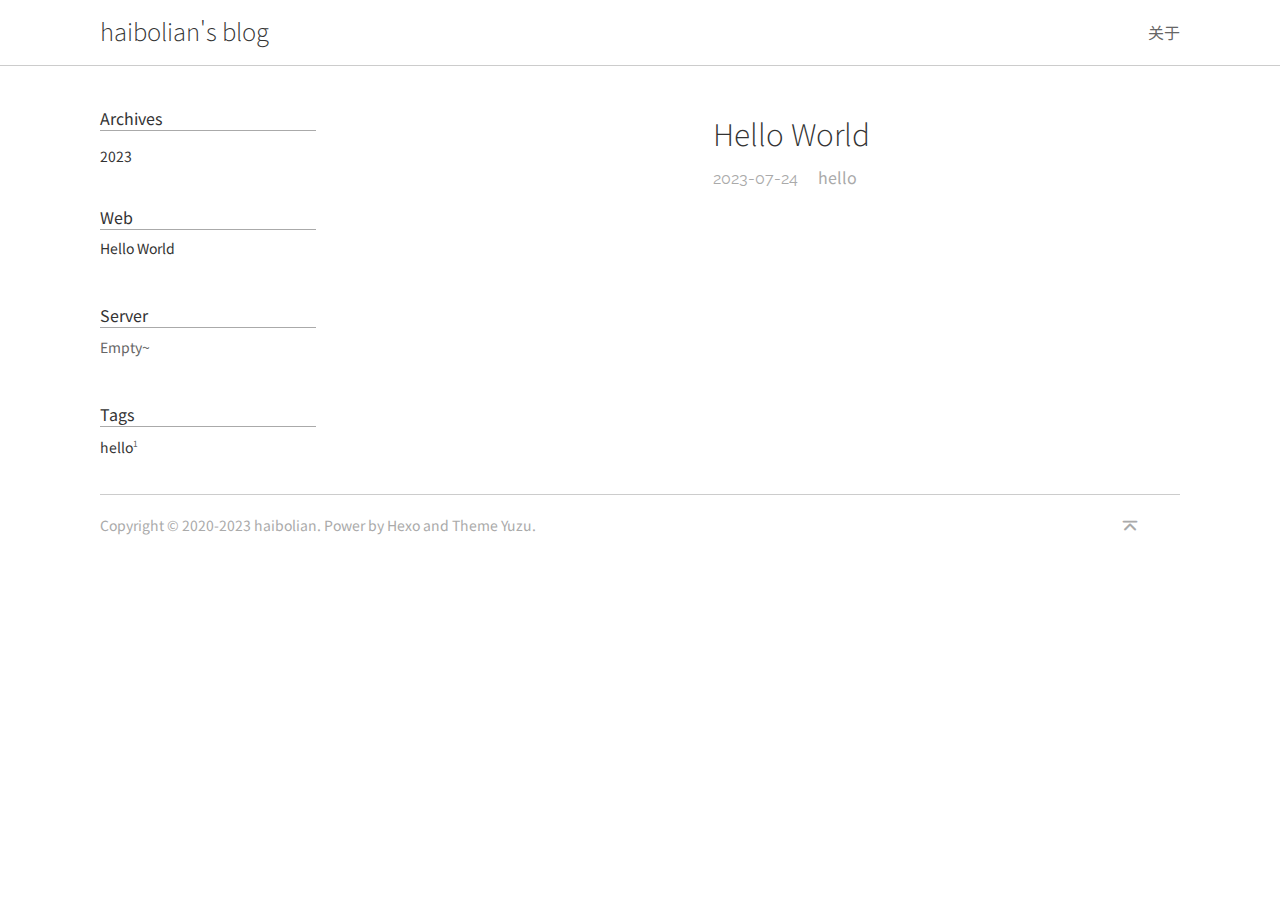
<file: index.html>
<!DOCTYPE html><html lang="zh-CN"><head><meta charset="utf-8"/><meta http-equiv="X-UA-Compatible" content="IE=edge"/><meta name="viewport" content="width=device-width, initial-scale=1"/><meta name="description" content="&lt;%= config.description %)"/><meta name="keyword"/><title>haibolian's blog
-

</title><link rel="icon" href="/img/favicon.ico"/>
<link rel="stylesheet" href="/css/style.css">

<link rel="stylesheet" href="/css/helpers.css">
<script async="async" src="//busuanzi.ibruce.info/busuanzi/2.3/busuanzi.pure.mini.js"></script><meta name="generator" content="Hexo 6.3.0"></head><body><div class="loading-wrapper" data-loading="true"><div class="loading"><span></span><span></span><span></span></div></div><div class="page" data-filter="true"><div class="head" data-show="true"><header class="head-header"><div class="head-author"><a class="head-author-link" href="/">haibolian's blog</a></div><div class="head-right"><button class="bar-wrap" id="bar-wrap-toggle"><span class="bar"></span><span class="bar"></span><span class="bar"></span></button><div class="head-about" id="head-about"><a class="head-about-link" href="/about">关于</a></div></div></header>
<div class="menu-bar-head" id="menu-bar" data-show="false"><ul class="menu-bar-ul"><li class="menu-bar-item"><a href="/categories/Web/"><span>Web</span></a></li><li class="menu-bar-item"><a href="/categories/Server/"><span>Server</span></a></li><li class="menu-bar-item  border"><a href="/archives"><span>Archives</span></a></li><li class="menu-bar-item"><a href="/tags"><span>Tags</span></a></li><li class="menu-bar-item"><a href="/about"><span>关于</span></a></li></ul></div></div><div class="main"><div class="menu-nav"><div class="menu-nav-item"><div class="menu-nav-item-tit"><a href="/archives"><span>Archives</span></a></div><div class="menu-nav-item-cont archives"><ul class="archive-list"><li class="archive-list-item"><a class="archive-list-link" href="/archives/2023/">2023</a></li></ul></div></div><div class="menu-nav-item"><div class="menu-nav-item-tit"><a href="/categories/Web/"><span>Web</span></a></div><div class="menu-nav-item-cont posts"><p class="menu-nav-item"><a href="/2023/07/24/hello-world/"><span>Hello World</span></a></p></div></div><div class="menu-nav-item"><div class="menu-nav-item-tit"><a href="/categories/Server/"><span>Server</span></a></div><div class="menu-nav-item-cont posts"><p class="menu-nav-item empty">Empty~</p></div></div><div class="menu-nav-item"><div class="menu-nav-item-tit"><a href="/tags"><span>Tags</span></a></div><div class="menu-nav-item-cont tags"><ul class="tag-list" itemprop="keywords"><li class="tag-list-item"><a class="tag-list-link" href="/tags/hello/" rel="tag">hello</a><span class="tag-list-count">1</span></li></ul></div></div></div><div class="content" id="index-content"><article class="post-item"><header class="post-item-head"><h2 class="post-item-title"><a class="title" href="/2023/07/24/hello-world/">Hello World</a></h2></header><div class="post-item-datetag"><div class="post-item-date"><time class="post-time" itemprop="datePublished" title="2023-07-24 21:54:25" datetime="2023-07-24T13:54:25.949Z">2023-07-24</time></div><div class="post-item-tag"><ul class="article-tag-list" itemprop="keywords"><li class="article-tag-list-item"><a class="article-tag-list-link" href="/tags/hello/" rel="tag">hello</a></li></ul></div></div><div class="article-entry" itemprop="articleBody"></div></article><div class="pagination"></div></div></div><footer class="footer-nav"><div class="footer"><div class="back-top" id="back-top" title="Back to top"><i class="icon icon-chevron-bar-up"></i></div><span class="footer-msg">
Copyright &copy;
2020<span class="time-divide">-</span>2023
haibolian.

Power by
<a href="https://hexo.io/" target="_blank" rel="external nofollow">Hexo</a>
and
<a href="https://github.com/Cerallin/hexo-theme-yuzu" target="_blank" rel="external nofollow" title="v3.0">Theme Yuzu</a>.</span></div></footer>
<script src="/js/clipboard/clipboard.min.js"></script>


<script src="/js/theme.js"></script>


<script src="/js/index.js"></script>

<script src="/js/toc.js"></script>
</div></body></html>
</file>
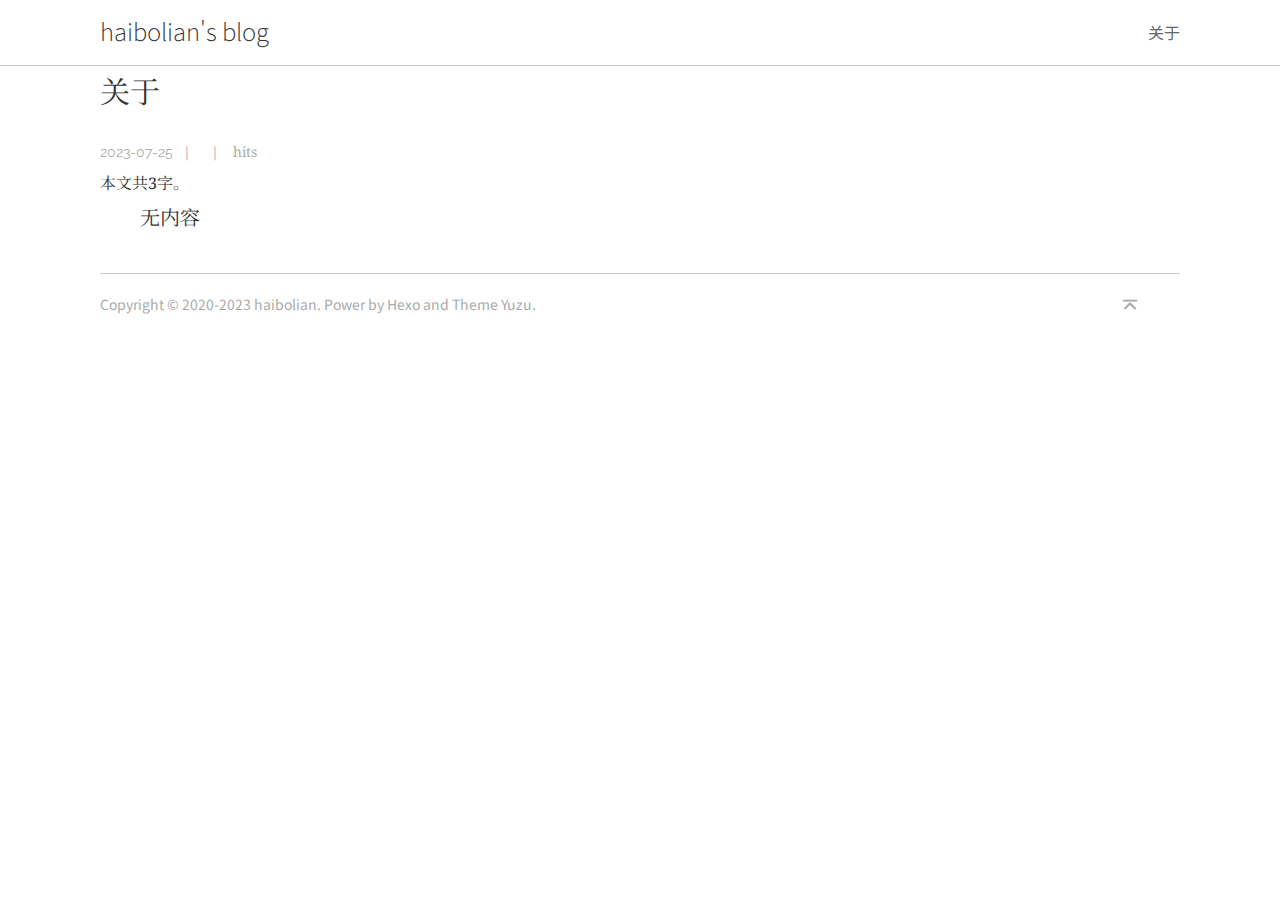
<file: about/index.html>
<!DOCTYPE html><html lang="zh-CN"><head><meta charset="utf-8"/><meta http-equiv="X-UA-Compatible" content="IE=edge"/><meta name="viewport" content="width=device-width, initial-scale=1"/><meta name="description" content="&lt;%= config.description %)"/><meta name="keyword"/><title>haibolian's blog
-

</title><link rel="icon" href="/img/favicon.ico"/>
<link rel="stylesheet" href="/css/style.css">

<link rel="stylesheet" href="/css/helpers.css">
<script async="async" src="//busuanzi.ibruce.info/busuanzi/2.3/busuanzi.pure.mini.js"></script><meta name="generator" content="Hexo 6.3.0"></head><body><div class="loading-wrapper" data-loading="true"><div class="loading"><span></span><span></span><span></span></div></div><div class="page" data-filter="true"><div class="head" data-show="true"><header class="head-header"><div class="head-author"><a class="head-author-link" href="/">haibolian's blog</a></div><div class="head-right"><button class="bar-wrap" id="bar-wrap-toggle"><span class="bar"></span><span class="bar"></span><span class="bar"></span></button><div class="head-about" id="head-about"><a class="head-about-link" href="/about">关于</a></div></div></header>
<div class="menu-bar-head" id="menu-bar" data-show="false"><ul class="menu-bar-ul"><li class="menu-bar-item"><a href="/categories/Web/"><span>Web</span></a></li><li class="menu-bar-item"><a href="/categories/Server/"><span>Server</span></a></li><li class="menu-bar-item  border"><a href="/archives"><span>Archives</span></a></li><li class="menu-bar-item"><a href="/tags"><span>Tags</span></a></li><li class="menu-bar-item"><a href="/about"><span>关于</span></a></li></ul></div></div><div class="main"><article class="post" id="post"><header class="post-head"><h1 class="post-title"><a class="title" href="/about/index.html">关于</a></h1></header><div class="post-datetag"><div class="post-date"><time class="post-time" itemprop="datePublished" title="2023-07-25 10:28:20" datetime="2023-07-25T02:28:20.000Z">2023-07-25</time></div>|<div class="post-tag"></div>|
<div class="post-visit"><span id="busuanzi_container_page_pv"><span id="busuanzi_value_page_pv"></span>hits</span></div></div><div class="post-word-count">本文共3字。</div><div class="article-entry" itemprop="articleBody"><p>无内容</p>
</div></article></div><footer class="footer-nav"><div class="footer"><div class="back-top" id="back-top" title="Back to top"><i class="icon icon-chevron-bar-up"></i></div><span class="footer-msg">
Copyright &copy;
2020<span class="time-divide">-</span>2023
haibolian.

Power by
<a href="https://hexo.io/" target="_blank" rel="external nofollow">Hexo</a>
and
<a href="https://github.com/Cerallin/hexo-theme-yuzu" target="_blank" rel="external nofollow" title="v3.0">Theme Yuzu</a>.</span></div></footer>
<script src="/js/clipboard/clipboard.min.js"></script>


<script src="/js/theme.js"></script>


<script src="/js/index.js"></script>

<script src="/js/toc.js"></script>
</div></body></html>
</file>
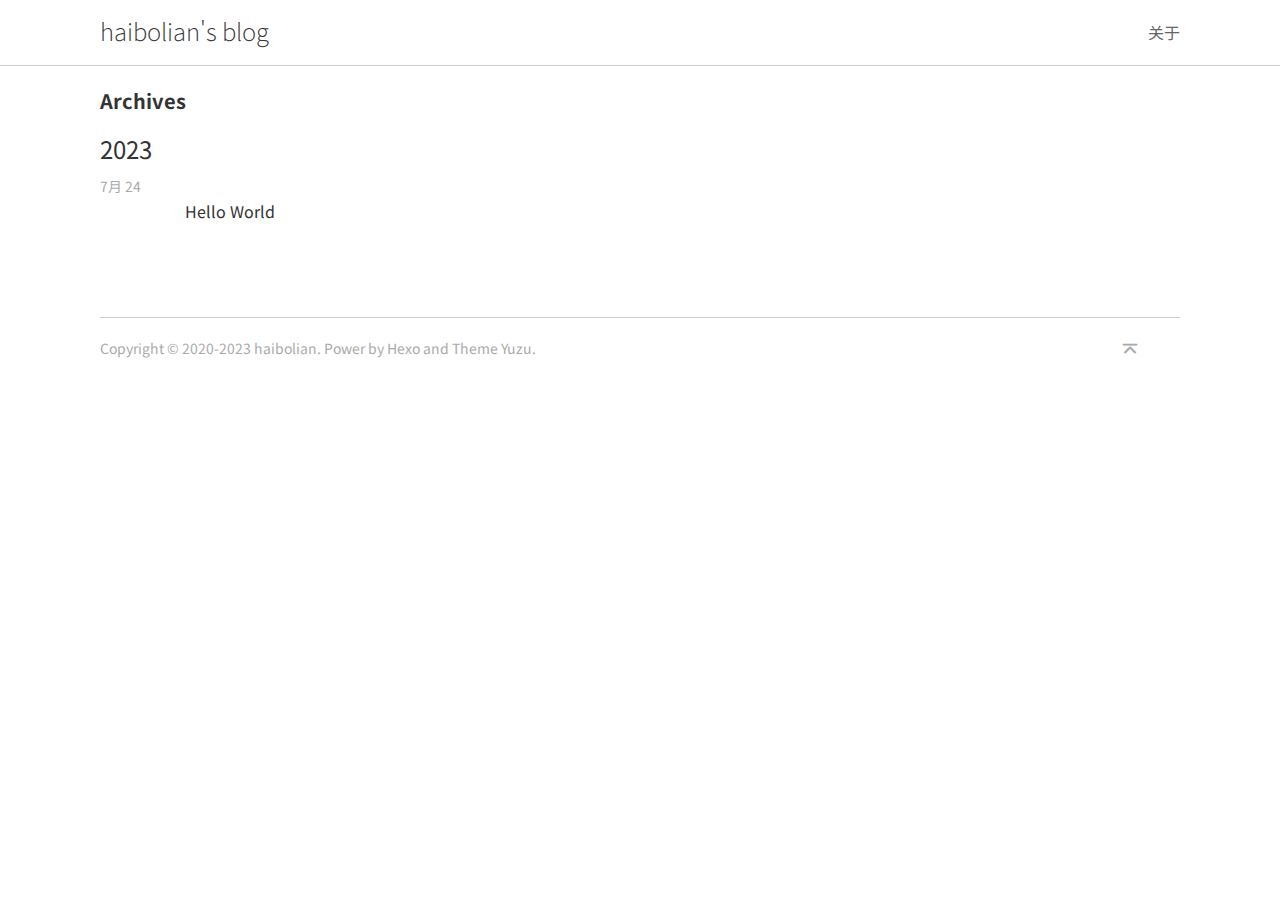
<file: archives/index.html>
<!DOCTYPE html><html lang="zh-CN"><head><meta charset="utf-8"/><meta http-equiv="X-UA-Compatible" content="IE=edge"/><meta name="viewport" content="width=device-width, initial-scale=1"/><meta name="description" content="&lt;%= config.description %)"/><meta name="keyword"/><title>haibolian's blog
-

</title><link rel="icon" href="/img/favicon.ico"/>
<link rel="stylesheet" href="/css/style.css">

<link rel="stylesheet" href="/css/helpers.css">
<script async="async" src="//busuanzi.ibruce.info/busuanzi/2.3/busuanzi.pure.mini.js"></script><meta name="generator" content="Hexo 6.3.0"></head><body><div class="loading-wrapper" data-loading="true"><div class="loading"><span></span><span></span><span></span></div></div><div class="page" data-filter="true"><div class="head" data-show="true"><header class="head-header"><div class="head-author"><a class="head-author-link" href="/">haibolian's blog</a></div><div class="head-right"><button class="bar-wrap" id="bar-wrap-toggle"><span class="bar"></span><span class="bar"></span><span class="bar"></span></button><div class="head-about" id="head-about"><a class="head-about-link" href="/about">关于</a></div></div></header>
<div class="menu-bar-head" id="menu-bar" data-show="false"><ul class="menu-bar-ul"><li class="menu-bar-item"><a href="/categories/Web/"><span>Web</span></a></li><li class="menu-bar-item"><a href="/categories/Server/"><span>Server</span></a></li><li class="menu-bar-item  border"><a href="/archives"><span>Archives</span></a></li><li class="menu-bar-item"><a href="/tags"><span>Tags</span></a></li><li class="menu-bar-item"><a href="/about"><span>关于</span></a></li></ul></div></div><div class="main"><h1 class="archive-title">Archives</h1><section class="archives-wrap"><a href="/archives/2023/"><h2 class="archive-year">2023</h2></a><div class="archives-year-cont"><div class="archive-item"><div class="article-date"><time class="post-time" title="2023-07-24 21:54:25" datetime="2023-07-24T13:54:25.949Z" itemprop="datePublished">7月 24</time></div><div class="article-title"><a href="/2023/07/24/hello-world/" target="_blank" itemprop="url">Hello World</a></div></div></div></section><div class="pagination archive-pagination"></div></div><footer class="footer-nav"><div class="footer"><div class="back-top" id="back-top" title="Back to top"><i class="icon icon-chevron-bar-up"></i></div><span class="footer-msg">
Copyright &copy;
2020<span class="time-divide">-</span>2023
haibolian.

Power by
<a href="https://hexo.io/" target="_blank" rel="external nofollow">Hexo</a>
and
<a href="https://github.com/Cerallin/hexo-theme-yuzu" target="_blank" rel="external nofollow" title="v3.0">Theme Yuzu</a>.</span></div></footer>
<script src="/js/clipboard/clipboard.min.js"></script>


<script src="/js/theme.js"></script>


<script src="/js/index.js"></script>

<script src="/js/toc.js"></script>
</div></body></html>
</file>
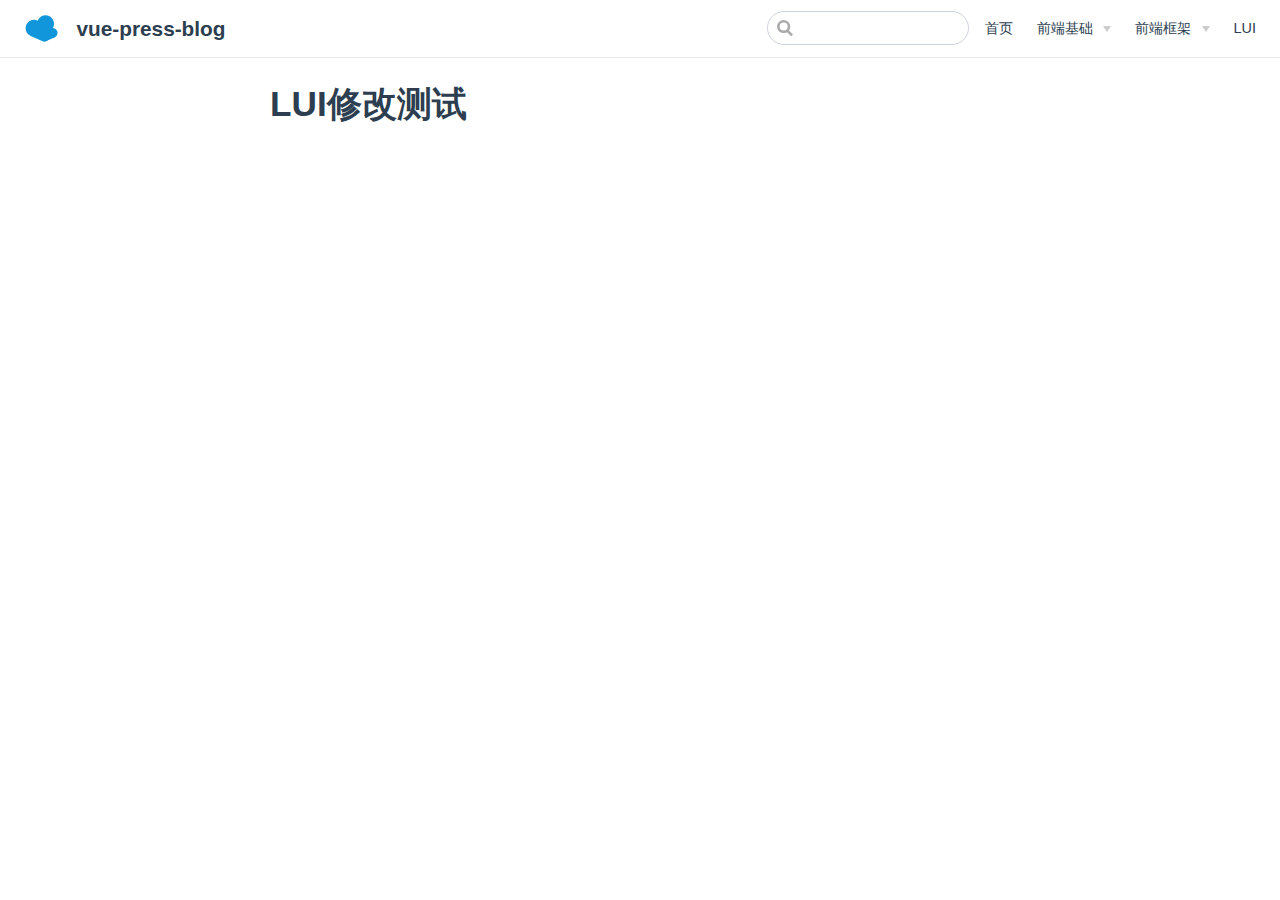
<file: LUI/index.html>
<!DOCTYPE html>
<html lang="en-US">
  <head>
    <meta charset="utf-8">
    <meta name="viewport" content="width=device-width,initial-scale=1">
    <title>LUI修改测试 | vue-press-blog</title>
    <meta name="generator" content="VuePress 1.8.2">
    <link rel="icon" href="/images/logo.svg">
    <meta name="description" content="基于vuepress搭建的博客">
    
    <link rel="preload" href="/assets/css/0.styles.e4d8b86b.css" as="style"><link rel="preload" href="/assets/js/app.9932a8db.js" as="script"><link rel="preload" href="/assets/js/2.3198985e.js" as="script"><link rel="preload" href="/assets/js/28.a6bc8031.js" as="script"><link rel="prefetch" href="/assets/js/10.e645116c.js"><link rel="prefetch" href="/assets/js/11.ba217165.js"><link rel="prefetch" href="/assets/js/12.f2320a39.js"><link rel="prefetch" href="/assets/js/13.73063530.js"><link rel="prefetch" href="/assets/js/14.0398e2d0.js"><link rel="prefetch" href="/assets/js/15.e35c4b7e.js"><link rel="prefetch" href="/assets/js/16.d0d1471b.js"><link rel="prefetch" href="/assets/js/17.26f739af.js"><link rel="prefetch" href="/assets/js/18.84223b7e.js"><link rel="prefetch" href="/assets/js/19.88b4658b.js"><link rel="prefetch" href="/assets/js/20.762adf01.js"><link rel="prefetch" href="/assets/js/21.f5d3f50b.js"><link rel="prefetch" href="/assets/js/22.010fe354.js"><link rel="prefetch" href="/assets/js/23.4a5f5ce3.js"><link rel="prefetch" href="/assets/js/24.33c3376f.js"><link rel="prefetch" href="/assets/js/25.bbd9707d.js"><link rel="prefetch" href="/assets/js/26.afdc12e1.js"><link rel="prefetch" href="/assets/js/27.1d6a1ba2.js"><link rel="prefetch" href="/assets/js/29.ad327571.js"><link rel="prefetch" href="/assets/js/3.07457b36.js"><link rel="prefetch" href="/assets/js/4.ba3164ba.js"><link rel="prefetch" href="/assets/js/5.75a3592b.js"><link rel="prefetch" href="/assets/js/6.0377ba0c.js"><link rel="prefetch" href="/assets/js/7.b9d71df1.js"><link rel="prefetch" href="/assets/js/8.83a14caa.js"><link rel="prefetch" href="/assets/js/9.97d00c0b.js">
    <link rel="stylesheet" href="/assets/css/0.styles.e4d8b86b.css">
  </head>
  <body>
    <div id="app" data-server-rendered="true"><div class="theme-container no-sidebar"><header class="navbar"><div class="sidebar-button"><svg xmlns="http://www.w3.org/2000/svg" aria-hidden="true" role="img" viewBox="0 0 448 512" class="icon"><path fill="currentColor" d="M436 124H12c-6.627 0-12-5.373-12-12V80c0-6.627 5.373-12 12-12h424c6.627 0 12 5.373 12 12v32c0 6.627-5.373 12-12 12zm0 160H12c-6.627 0-12-5.373-12-12v-32c0-6.627 5.373-12 12-12h424c6.627 0 12 5.373 12 12v32c0 6.627-5.373 12-12 12zm0 160H12c-6.627 0-12-5.373-12-12v-32c0-6.627 5.373-12 12-12h424c6.627 0 12 5.373 12 12v32c0 6.627-5.373 12-12 12z"></path></svg></div> <a href="/" class="home-link router-link-active"><img src="/images/logo.svg" alt="vue-press-blog" class="logo"> <span class="site-name can-hide">vue-press-blog</span></a> <div class="links"><div class="search-box"><input aria-label="Search" autocomplete="off" spellcheck="false" value=""> <!----></div> <nav class="nav-links can-hide"><div class="nav-item"><a href="/" class="nav-link">
  首页
</a></div><div class="nav-item"><div class="dropdown-wrapper"><button type="button" aria-label="前端基础" class="dropdown-title"><span class="title">前端基础</span> <span class="arrow down"></span></button> <button type="button" aria-label="前端基础" class="mobile-dropdown-title"><span class="title">前端基础</span> <span class="arrow right"></span></button> <ul class="nav-dropdown" style="display:none;"><li class="dropdown-item"><!----> <a href="/FE-Base/html/index.html" class="nav-link">
  html
</a></li><li class="dropdown-item"><!----> <a href="/FE-Base/css/index.html" class="nav-link">
  css
</a></li><li class="dropdown-item"><!----> <a href="/FE-Base/JavaScript/index.html" class="nav-link">
  JavaScript
</a></li></ul></div></div><div class="nav-item"><div class="dropdown-wrapper"><button type="button" aria-label="前端框架" class="dropdown-title"><span class="title">前端框架</span> <span class="arrow down"></span></button> <button type="button" aria-label="前端框架" class="mobile-dropdown-title"><span class="title">前端框架</span> <span class="arrow right"></span></button> <ul class="nav-dropdown" style="display:none;"><li class="dropdown-item"><!----> <a href="/FE-Frame/vue/index.html" class="nav-link">
  vue
</a></li><li class="dropdown-item"><!----> <a href="/FE-Frame/react/index.html" class="nav-link">
  react
</a></li></ul></div></div><div class="nav-item"><a href="/LUI/index.html" class="nav-link">
  LUI
</a></div> <!----></nav></div></header> <div class="sidebar-mask"></div> <aside class="sidebar"><nav class="nav-links"><div class="nav-item"><a href="/" class="nav-link">
  首页
</a></div><div class="nav-item"><div class="dropdown-wrapper"><button type="button" aria-label="前端基础" class="dropdown-title"><span class="title">前端基础</span> <span class="arrow down"></span></button> <button type="button" aria-label="前端基础" class="mobile-dropdown-title"><span class="title">前端基础</span> <span class="arrow right"></span></button> <ul class="nav-dropdown" style="display:none;"><li class="dropdown-item"><!----> <a href="/FE-Base/html/index.html" class="nav-link">
  html
</a></li><li class="dropdown-item"><!----> <a href="/FE-Base/css/index.html" class="nav-link">
  css
</a></li><li class="dropdown-item"><!----> <a href="/FE-Base/JavaScript/index.html" class="nav-link">
  JavaScript
</a></li></ul></div></div><div class="nav-item"><div class="dropdown-wrapper"><button type="button" aria-label="前端框架" class="dropdown-title"><span class="title">前端框架</span> <span class="arrow down"></span></button> <button type="button" aria-label="前端框架" class="mobile-dropdown-title"><span class="title">前端框架</span> <span class="arrow right"></span></button> <ul class="nav-dropdown" style="display:none;"><li class="dropdown-item"><!----> <a href="/FE-Frame/vue/index.html" class="nav-link">
  vue
</a></li><li class="dropdown-item"><!----> <a href="/FE-Frame/react/index.html" class="nav-link">
  react
</a></li></ul></div></div><div class="nav-item"><a href="/LUI/index.html" class="nav-link">
  LUI
</a></div> <!----></nav>  <!----> </aside> <main class="page"> <div class="theme-default-content content__default"><h1 id="lui修改测试"><a href="#lui修改测试" class="header-anchor">#</a> LUI修改测试</h1></div> <footer class="page-edit"><!----> <!----></footer> <!----> </main></div><div class="global-ui"></div></div>
    <script src="/assets/js/app.9932a8db.js" defer></script><script src="/assets/js/2.3198985e.js" defer></script><script src="/assets/js/28.a6bc8031.js" defer></script>
  </body>
</html>
</file>
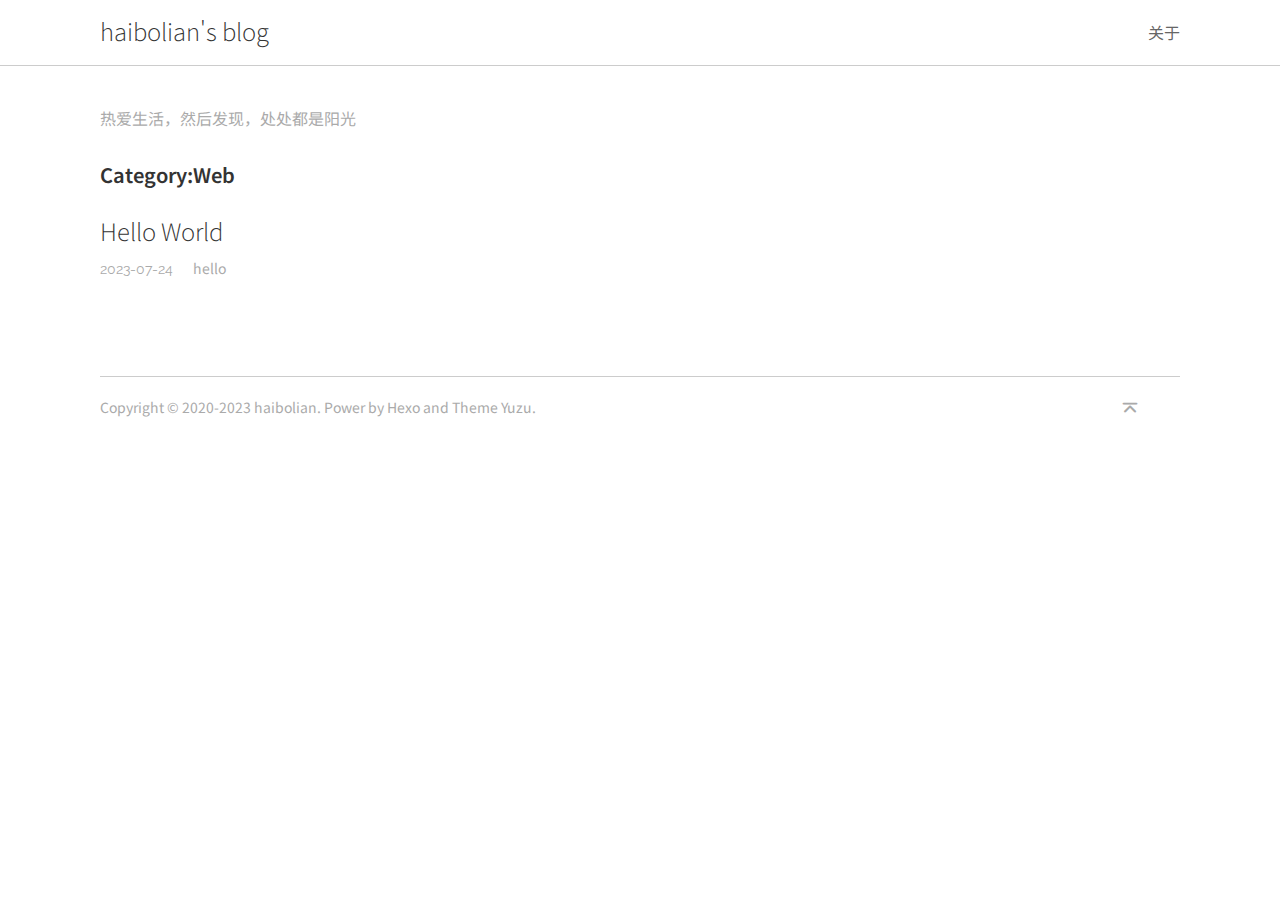
<file: categories/Web/index.html>
<!DOCTYPE html><html lang="zh-CN"><head><meta charset="utf-8"/><meta http-equiv="X-UA-Compatible" content="IE=edge"/><meta name="viewport" content="width=device-width, initial-scale=1"/><meta name="description" content="&lt;%= config.description %)"/><meta name="keyword"/><title>haibolian's blog
-

</title><link rel="icon" href="/img/favicon.ico"/>
<link rel="stylesheet" href="/css/style.css">

<link rel="stylesheet" href="/css/helpers.css">
<script async="async" src="//busuanzi.ibruce.info/busuanzi/2.3/busuanzi.pure.mini.js"></script><meta name="generator" content="Hexo 6.3.0"></head><body><div class="loading-wrapper" data-loading="true"><div class="loading"><span></span><span></span><span></span></div></div><div class="page" data-filter="true"><div class="head" data-show="true"><header class="head-header"><div class="head-author"><a class="head-author-link" href="/">haibolian's blog</a></div><div class="head-right"><button class="bar-wrap" id="bar-wrap-toggle"><span class="bar"></span><span class="bar"></span><span class="bar"></span></button><div class="head-about" id="head-about"><a class="head-about-link" href="/about">关于</a></div></div></header>
<div class="menu-bar-head" id="menu-bar" data-show="false"><ul class="menu-bar-ul"><li class="menu-bar-item"><a href="/categories/Web/"><span>Web</span></a></li><li class="menu-bar-item"><a href="/categories/Server/"><span>Server</span></a></li><li class="menu-bar-item  border"><a href="/archives"><span>Archives</span></a></li><li class="menu-bar-item"><a href="/tags"><span>Tags</span></a></li><li class="menu-bar-item"><a href="/about"><span>关于</span></a></li></ul></div></div><div class="main"><div class="category"><p class="signature">热爱生活，然后发现，处处都是阳光</p><h1>Category:Web</h1><div class="post-item-cont"><article class="post-item condense"><header class="post-item-head"><h2 class="post-item-title condense"><a class="title" href="/2023/07/24/hello-world/">Hello World</a></h2></header><div class="post-item-datetag condense"><div class="post-item-date"><time class="post-time" itemprop="datePublished" title="2023-07-24 21:54:25" datetime="2023-07-24T13:54:25.949Z">2023-07-24</time></div><div class="post-item-tag"><ul class="article-tag-list" itemprop="keywords"><li class="article-tag-list-item"><a class="article-tag-list-link" href="/tags/hello/" rel="tag">hello</a></li></ul></div></div><div class="article-entry condense" itemprop="articleBody"></div></article></div><div class="pagination"></div></div></div><footer class="footer-nav"><div class="footer"><div class="back-top" id="back-top" title="Back to top"><i class="icon icon-chevron-bar-up"></i></div><span class="footer-msg">
Copyright &copy;
2020<span class="time-divide">-</span>2023
haibolian.

Power by
<a href="https://hexo.io/" target="_blank" rel="external nofollow">Hexo</a>
and
<a href="https://github.com/Cerallin/hexo-theme-yuzu" target="_blank" rel="external nofollow" title="v3.0">Theme Yuzu</a>.</span></div></footer>
<script src="/js/clipboard/clipboard.min.js"></script>


<script src="/js/theme.js"></script>


<script src="/js/index.js"></script>

<script src="/js/toc.js"></script>
</div></body></html>
</file>
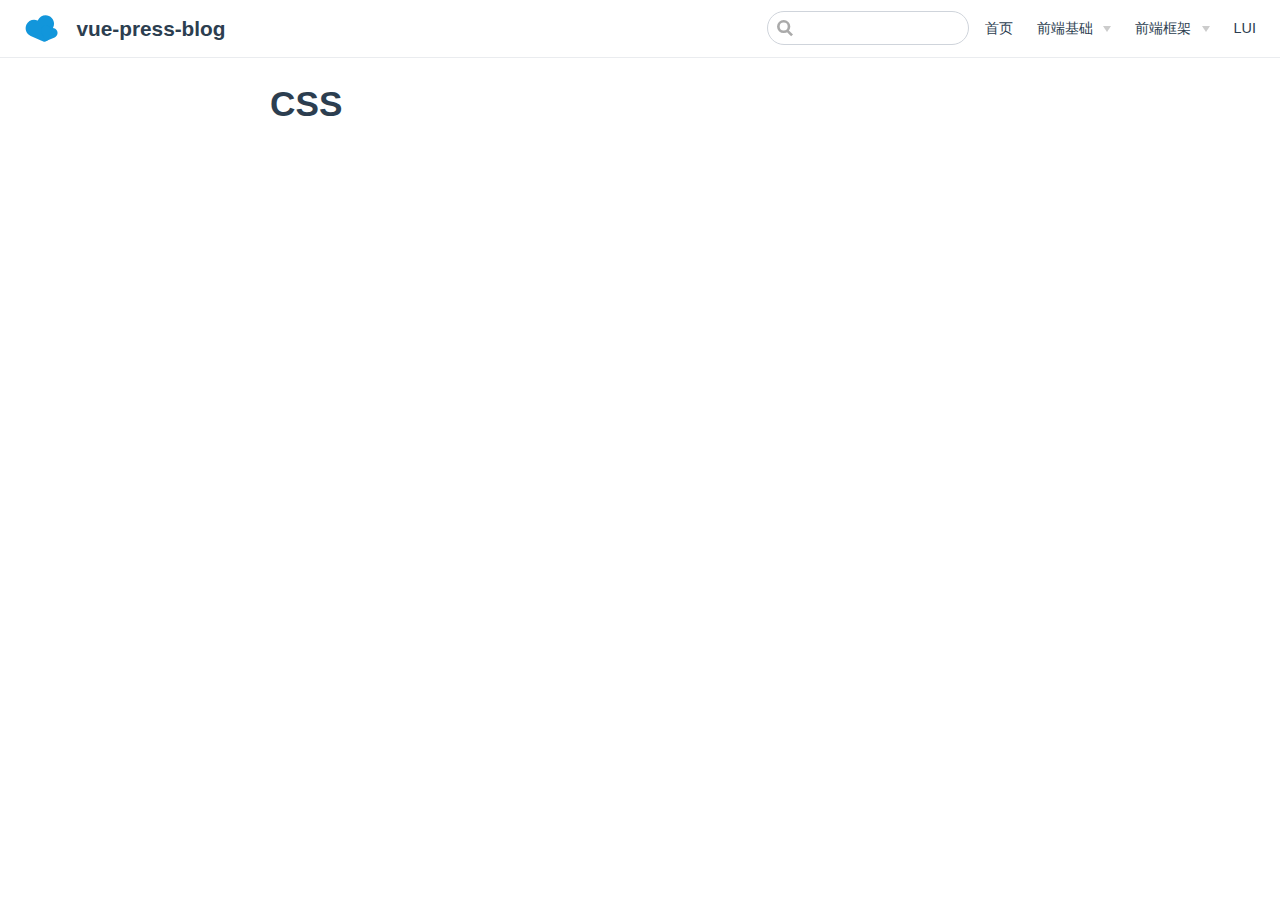
<file: FE-Base/css/index.html>
<!DOCTYPE html>
<html lang="en-US">
  <head>
    <meta charset="utf-8">
    <meta name="viewport" content="width=device-width,initial-scale=1">
    <title>CSS | vue-press-blog</title>
    <meta name="generator" content="VuePress 1.8.2">
    <link rel="icon" href="/images/logo.svg">
    <meta name="description" content="基于vuepress搭建的博客">
    
    <link rel="preload" href="/assets/css/0.styles.e4d8b86b.css" as="style"><link rel="preload" href="/assets/js/app.9932a8db.js" as="script"><link rel="preload" href="/assets/js/2.3198985e.js" as="script"><link rel="preload" href="/assets/js/15.e35c4b7e.js" as="script"><link rel="prefetch" href="/assets/js/10.e645116c.js"><link rel="prefetch" href="/assets/js/11.ba217165.js"><link rel="prefetch" href="/assets/js/12.f2320a39.js"><link rel="prefetch" href="/assets/js/13.73063530.js"><link rel="prefetch" href="/assets/js/14.0398e2d0.js"><link rel="prefetch" href="/assets/js/16.d0d1471b.js"><link rel="prefetch" href="/assets/js/17.26f739af.js"><link rel="prefetch" href="/assets/js/18.84223b7e.js"><link rel="prefetch" href="/assets/js/19.88b4658b.js"><link rel="prefetch" href="/assets/js/20.762adf01.js"><link rel="prefetch" href="/assets/js/21.f5d3f50b.js"><link rel="prefetch" href="/assets/js/22.010fe354.js"><link rel="prefetch" href="/assets/js/23.4a5f5ce3.js"><link rel="prefetch" href="/assets/js/24.33c3376f.js"><link rel="prefetch" href="/assets/js/25.bbd9707d.js"><link rel="prefetch" href="/assets/js/26.afdc12e1.js"><link rel="prefetch" href="/assets/js/27.1d6a1ba2.js"><link rel="prefetch" href="/assets/js/28.a6bc8031.js"><link rel="prefetch" href="/assets/js/29.ad327571.js"><link rel="prefetch" href="/assets/js/3.07457b36.js"><link rel="prefetch" href="/assets/js/4.ba3164ba.js"><link rel="prefetch" href="/assets/js/5.75a3592b.js"><link rel="prefetch" href="/assets/js/6.0377ba0c.js"><link rel="prefetch" href="/assets/js/7.b9d71df1.js"><link rel="prefetch" href="/assets/js/8.83a14caa.js"><link rel="prefetch" href="/assets/js/9.97d00c0b.js">
    <link rel="stylesheet" href="/assets/css/0.styles.e4d8b86b.css">
  </head>
  <body>
    <div id="app" data-server-rendered="true"><div class="theme-container no-sidebar"><header class="navbar"><div class="sidebar-button"><svg xmlns="http://www.w3.org/2000/svg" aria-hidden="true" role="img" viewBox="0 0 448 512" class="icon"><path fill="currentColor" d="M436 124H12c-6.627 0-12-5.373-12-12V80c0-6.627 5.373-12 12-12h424c6.627 0 12 5.373 12 12v32c0 6.627-5.373 12-12 12zm0 160H12c-6.627 0-12-5.373-12-12v-32c0-6.627 5.373-12 12-12h424c6.627 0 12 5.373 12 12v32c0 6.627-5.373 12-12 12zm0 160H12c-6.627 0-12-5.373-12-12v-32c0-6.627 5.373-12 12-12h424c6.627 0 12 5.373 12 12v32c0 6.627-5.373 12-12 12z"></path></svg></div> <a href="/" class="home-link router-link-active"><img src="/images/logo.svg" alt="vue-press-blog" class="logo"> <span class="site-name can-hide">vue-press-blog</span></a> <div class="links"><div class="search-box"><input aria-label="Search" autocomplete="off" spellcheck="false" value=""> <!----></div> <nav class="nav-links can-hide"><div class="nav-item"><a href="/" class="nav-link">
  首页
</a></div><div class="nav-item"><div class="dropdown-wrapper"><button type="button" aria-label="前端基础" class="dropdown-title"><span class="title">前端基础</span> <span class="arrow down"></span></button> <button type="button" aria-label="前端基础" class="mobile-dropdown-title"><span class="title">前端基础</span> <span class="arrow right"></span></button> <ul class="nav-dropdown" style="display:none;"><li class="dropdown-item"><!----> <a href="/FE-Base/html/index.html" class="nav-link">
  html
</a></li><li class="dropdown-item"><!----> <a href="/FE-Base/css/index.html" class="nav-link">
  css
</a></li><li class="dropdown-item"><!----> <a href="/FE-Base/JavaScript/index.html" class="nav-link">
  JavaScript
</a></li></ul></div></div><div class="nav-item"><div class="dropdown-wrapper"><button type="button" aria-label="前端框架" class="dropdown-title"><span class="title">前端框架</span> <span class="arrow down"></span></button> <button type="button" aria-label="前端框架" class="mobile-dropdown-title"><span class="title">前端框架</span> <span class="arrow right"></span></button> <ul class="nav-dropdown" style="display:none;"><li class="dropdown-item"><!----> <a href="/FE-Frame/vue/index.html" class="nav-link">
  vue
</a></li><li class="dropdown-item"><!----> <a href="/FE-Frame/react/index.html" class="nav-link">
  react
</a></li></ul></div></div><div class="nav-item"><a href="/LUI/index.html" class="nav-link">
  LUI
</a></div> <!----></nav></div></header> <div class="sidebar-mask"></div> <aside class="sidebar"><nav class="nav-links"><div class="nav-item"><a href="/" class="nav-link">
  首页
</a></div><div class="nav-item"><div class="dropdown-wrapper"><button type="button" aria-label="前端基础" class="dropdown-title"><span class="title">前端基础</span> <span class="arrow down"></span></button> <button type="button" aria-label="前端基础" class="mobile-dropdown-title"><span class="title">前端基础</span> <span class="arrow right"></span></button> <ul class="nav-dropdown" style="display:none;"><li class="dropdown-item"><!----> <a href="/FE-Base/html/index.html" class="nav-link">
  html
</a></li><li class="dropdown-item"><!----> <a href="/FE-Base/css/index.html" class="nav-link">
  css
</a></li><li class="dropdown-item"><!----> <a href="/FE-Base/JavaScript/index.html" class="nav-link">
  JavaScript
</a></li></ul></div></div><div class="nav-item"><div class="dropdown-wrapper"><button type="button" aria-label="前端框架" class="dropdown-title"><span class="title">前端框架</span> <span class="arrow down"></span></button> <button type="button" aria-label="前端框架" class="mobile-dropdown-title"><span class="title">前端框架</span> <span class="arrow right"></span></button> <ul class="nav-dropdown" style="display:none;"><li class="dropdown-item"><!----> <a href="/FE-Frame/vue/index.html" class="nav-link">
  vue
</a></li><li class="dropdown-item"><!----> <a href="/FE-Frame/react/index.html" class="nav-link">
  react
</a></li></ul></div></div><div class="nav-item"><a href="/LUI/index.html" class="nav-link">
  LUI
</a></div> <!----></nav>  <!----> </aside> <main class="page"> <div class="theme-default-content content__default"><h1 id="css"><a href="#css" class="header-anchor">#</a> CSS</h1></div> <footer class="page-edit"><!----> <!----></footer> <!----> </main></div><div class="global-ui"></div></div>
    <script src="/assets/js/app.9932a8db.js" defer></script><script src="/assets/js/2.3198985e.js" defer></script><script src="/assets/js/15.e35c4b7e.js" defer></script>
  </body>
</html>
</file>
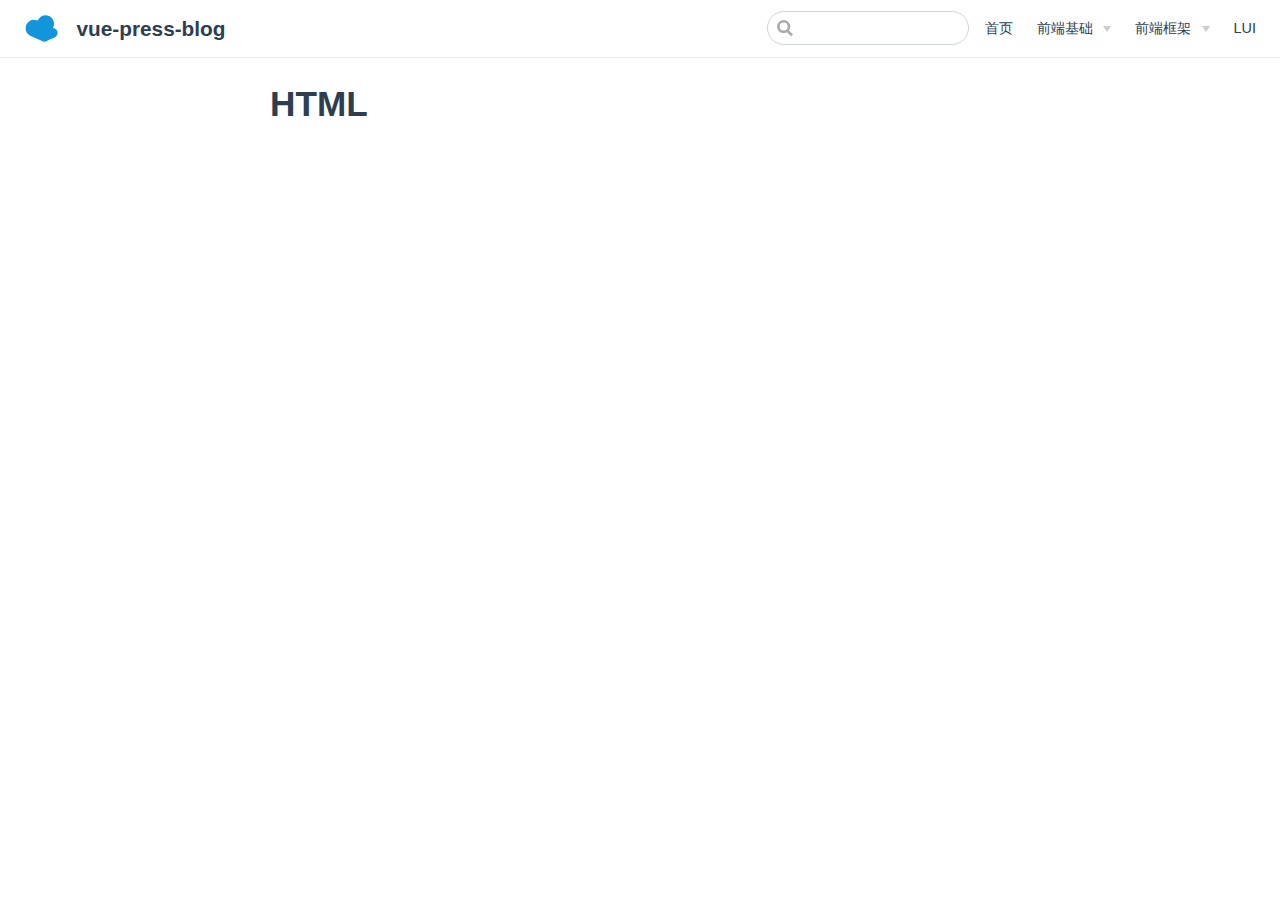
<file: FE-Base/html/index.html>
<!DOCTYPE html>
<html lang="en-US">
  <head>
    <meta charset="utf-8">
    <meta name="viewport" content="width=device-width,initial-scale=1">
    <title>HTML | vue-press-blog</title>
    <meta name="generator" content="VuePress 1.8.2">
    <link rel="icon" href="/images/logo.svg">
    <meta name="description" content="基于vuepress搭建的博客">
    
    <link rel="preload" href="/assets/css/0.styles.e4d8b86b.css" as="style"><link rel="preload" href="/assets/js/app.9932a8db.js" as="script"><link rel="preload" href="/assets/js/2.3198985e.js" as="script"><link rel="preload" href="/assets/js/16.d0d1471b.js" as="script"><link rel="prefetch" href="/assets/js/10.e645116c.js"><link rel="prefetch" href="/assets/js/11.ba217165.js"><link rel="prefetch" href="/assets/js/12.f2320a39.js"><link rel="prefetch" href="/assets/js/13.73063530.js"><link rel="prefetch" href="/assets/js/14.0398e2d0.js"><link rel="prefetch" href="/assets/js/15.e35c4b7e.js"><link rel="prefetch" href="/assets/js/17.26f739af.js"><link rel="prefetch" href="/assets/js/18.84223b7e.js"><link rel="prefetch" href="/assets/js/19.88b4658b.js"><link rel="prefetch" href="/assets/js/20.762adf01.js"><link rel="prefetch" href="/assets/js/21.f5d3f50b.js"><link rel="prefetch" href="/assets/js/22.010fe354.js"><link rel="prefetch" href="/assets/js/23.4a5f5ce3.js"><link rel="prefetch" href="/assets/js/24.33c3376f.js"><link rel="prefetch" href="/assets/js/25.bbd9707d.js"><link rel="prefetch" href="/assets/js/26.afdc12e1.js"><link rel="prefetch" href="/assets/js/27.1d6a1ba2.js"><link rel="prefetch" href="/assets/js/28.a6bc8031.js"><link rel="prefetch" href="/assets/js/29.ad327571.js"><link rel="prefetch" href="/assets/js/3.07457b36.js"><link rel="prefetch" href="/assets/js/4.ba3164ba.js"><link rel="prefetch" href="/assets/js/5.75a3592b.js"><link rel="prefetch" href="/assets/js/6.0377ba0c.js"><link rel="prefetch" href="/assets/js/7.b9d71df1.js"><link rel="prefetch" href="/assets/js/8.83a14caa.js"><link rel="prefetch" href="/assets/js/9.97d00c0b.js">
    <link rel="stylesheet" href="/assets/css/0.styles.e4d8b86b.css">
  </head>
  <body>
    <div id="app" data-server-rendered="true"><div class="theme-container no-sidebar"><header class="navbar"><div class="sidebar-button"><svg xmlns="http://www.w3.org/2000/svg" aria-hidden="true" role="img" viewBox="0 0 448 512" class="icon"><path fill="currentColor" d="M436 124H12c-6.627 0-12-5.373-12-12V80c0-6.627 5.373-12 12-12h424c6.627 0 12 5.373 12 12v32c0 6.627-5.373 12-12 12zm0 160H12c-6.627 0-12-5.373-12-12v-32c0-6.627 5.373-12 12-12h424c6.627 0 12 5.373 12 12v32c0 6.627-5.373 12-12 12zm0 160H12c-6.627 0-12-5.373-12-12v-32c0-6.627 5.373-12 12-12h424c6.627 0 12 5.373 12 12v32c0 6.627-5.373 12-12 12z"></path></svg></div> <a href="/" class="home-link router-link-active"><img src="/images/logo.svg" alt="vue-press-blog" class="logo"> <span class="site-name can-hide">vue-press-blog</span></a> <div class="links"><div class="search-box"><input aria-label="Search" autocomplete="off" spellcheck="false" value=""> <!----></div> <nav class="nav-links can-hide"><div class="nav-item"><a href="/" class="nav-link">
  首页
</a></div><div class="nav-item"><div class="dropdown-wrapper"><button type="button" aria-label="前端基础" class="dropdown-title"><span class="title">前端基础</span> <span class="arrow down"></span></button> <button type="button" aria-label="前端基础" class="mobile-dropdown-title"><span class="title">前端基础</span> <span class="arrow right"></span></button> <ul class="nav-dropdown" style="display:none;"><li class="dropdown-item"><!----> <a href="/FE-Base/html/index.html" class="nav-link">
  html
</a></li><li class="dropdown-item"><!----> <a href="/FE-Base/css/index.html" class="nav-link">
  css
</a></li><li class="dropdown-item"><!----> <a href="/FE-Base/JavaScript/index.html" class="nav-link">
  JavaScript
</a></li></ul></div></div><div class="nav-item"><div class="dropdown-wrapper"><button type="button" aria-label="前端框架" class="dropdown-title"><span class="title">前端框架</span> <span class="arrow down"></span></button> <button type="button" aria-label="前端框架" class="mobile-dropdown-title"><span class="title">前端框架</span> <span class="arrow right"></span></button> <ul class="nav-dropdown" style="display:none;"><li class="dropdown-item"><!----> <a href="/FE-Frame/vue/index.html" class="nav-link">
  vue
</a></li><li class="dropdown-item"><!----> <a href="/FE-Frame/react/index.html" class="nav-link">
  react
</a></li></ul></div></div><div class="nav-item"><a href="/LUI/index.html" class="nav-link">
  LUI
</a></div> <!----></nav></div></header> <div class="sidebar-mask"></div> <aside class="sidebar"><nav class="nav-links"><div class="nav-item"><a href="/" class="nav-link">
  首页
</a></div><div class="nav-item"><div class="dropdown-wrapper"><button type="button" aria-label="前端基础" class="dropdown-title"><span class="title">前端基础</span> <span class="arrow down"></span></button> <button type="button" aria-label="前端基础" class="mobile-dropdown-title"><span class="title">前端基础</span> <span class="arrow right"></span></button> <ul class="nav-dropdown" style="display:none;"><li class="dropdown-item"><!----> <a href="/FE-Base/html/index.html" class="nav-link">
  html
</a></li><li class="dropdown-item"><!----> <a href="/FE-Base/css/index.html" class="nav-link">
  css
</a></li><li class="dropdown-item"><!----> <a href="/FE-Base/JavaScript/index.html" class="nav-link">
  JavaScript
</a></li></ul></div></div><div class="nav-item"><div class="dropdown-wrapper"><button type="button" aria-label="前端框架" class="dropdown-title"><span class="title">前端框架</span> <span class="arrow down"></span></button> <button type="button" aria-label="前端框架" class="mobile-dropdown-title"><span class="title">前端框架</span> <span class="arrow right"></span></button> <ul class="nav-dropdown" style="display:none;"><li class="dropdown-item"><!----> <a href="/FE-Frame/vue/index.html" class="nav-link">
  vue
</a></li><li class="dropdown-item"><!----> <a href="/FE-Frame/react/index.html" class="nav-link">
  react
</a></li></ul></div></div><div class="nav-item"><a href="/LUI/index.html" class="nav-link">
  LUI
</a></div> <!----></nav>  <!----> </aside> <main class="page"> <div class="theme-default-content content__default"><h1 id="html"><a href="#html" class="header-anchor">#</a> HTML</h1></div> <footer class="page-edit"><!----> <!----></footer> <!----> </main></div><div class="global-ui"></div></div>
    <script src="/assets/js/app.9932a8db.js" defer></script><script src="/assets/js/2.3198985e.js" defer></script><script src="/assets/js/16.d0d1471b.js" defer></script>
  </body>
</html>
</file>
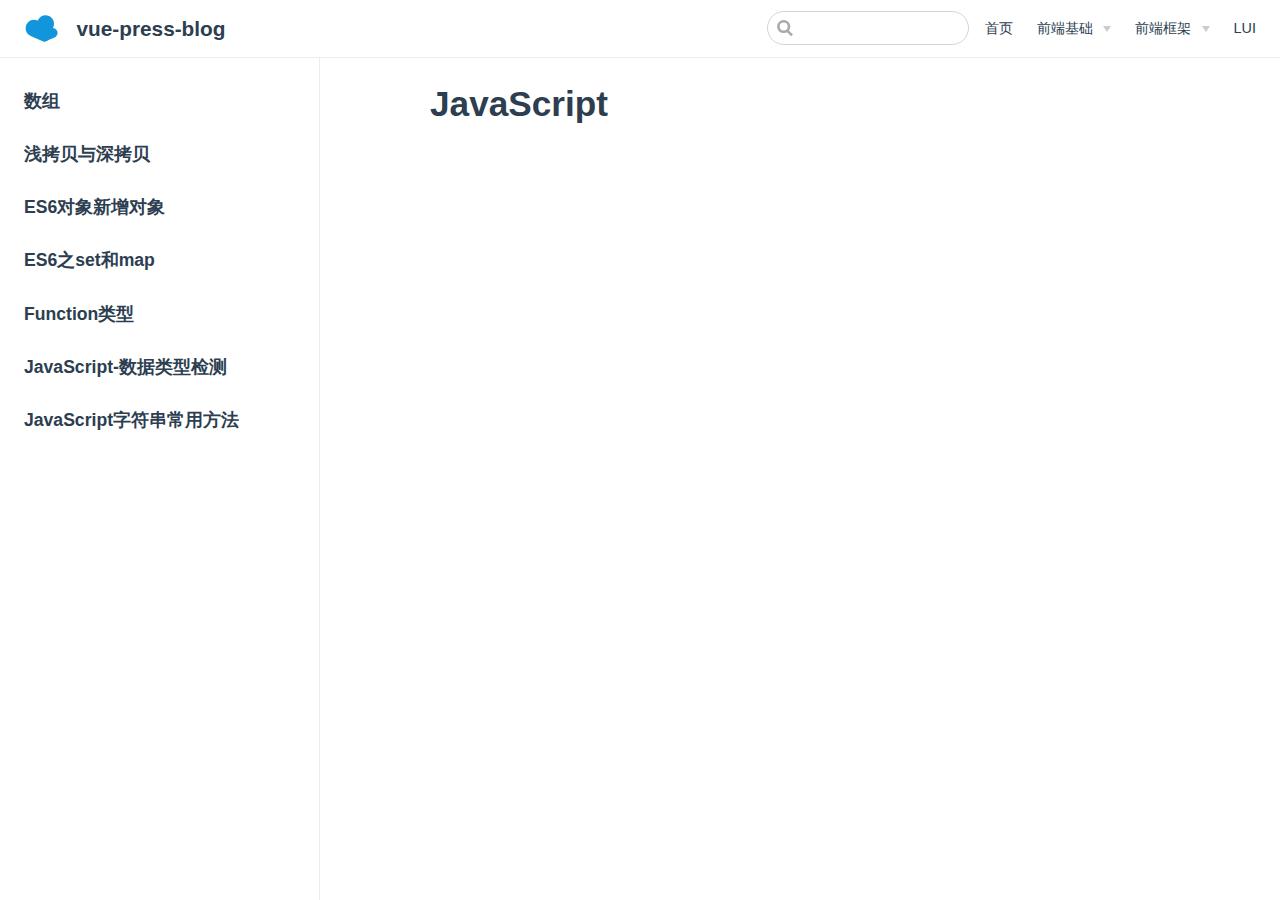
<file: FE-Base/JavaScript/index.html>
<!DOCTYPE html>
<html lang="en-US">
  <head>
    <meta charset="utf-8">
    <meta name="viewport" content="width=device-width,initial-scale=1">
    <title>JavaScript | vue-press-blog</title>
    <meta name="generator" content="VuePress 1.8.2">
    <link rel="icon" href="/images/logo.svg">
    <meta name="description" content="基于vuepress搭建的博客">
    
    <link rel="preload" href="/assets/css/0.styles.e4d8b86b.css" as="style"><link rel="preload" href="/assets/js/app.9932a8db.js" as="script"><link rel="preload" href="/assets/js/2.3198985e.js" as="script"><link rel="preload" href="/assets/js/13.73063530.js" as="script"><link rel="prefetch" href="/assets/js/10.e645116c.js"><link rel="prefetch" href="/assets/js/11.ba217165.js"><link rel="prefetch" href="/assets/js/12.f2320a39.js"><link rel="prefetch" href="/assets/js/14.0398e2d0.js"><link rel="prefetch" href="/assets/js/15.e35c4b7e.js"><link rel="prefetch" href="/assets/js/16.d0d1471b.js"><link rel="prefetch" href="/assets/js/17.26f739af.js"><link rel="prefetch" href="/assets/js/18.84223b7e.js"><link rel="prefetch" href="/assets/js/19.88b4658b.js"><link rel="prefetch" href="/assets/js/20.762adf01.js"><link rel="prefetch" href="/assets/js/21.f5d3f50b.js"><link rel="prefetch" href="/assets/js/22.010fe354.js"><link rel="prefetch" href="/assets/js/23.4a5f5ce3.js"><link rel="prefetch" href="/assets/js/24.33c3376f.js"><link rel="prefetch" href="/assets/js/25.bbd9707d.js"><link rel="prefetch" href="/assets/js/26.afdc12e1.js"><link rel="prefetch" href="/assets/js/27.1d6a1ba2.js"><link rel="prefetch" href="/assets/js/28.a6bc8031.js"><link rel="prefetch" href="/assets/js/29.ad327571.js"><link rel="prefetch" href="/assets/js/3.07457b36.js"><link rel="prefetch" href="/assets/js/4.ba3164ba.js"><link rel="prefetch" href="/assets/js/5.75a3592b.js"><link rel="prefetch" href="/assets/js/6.0377ba0c.js"><link rel="prefetch" href="/assets/js/7.b9d71df1.js"><link rel="prefetch" href="/assets/js/8.83a14caa.js"><link rel="prefetch" href="/assets/js/9.97d00c0b.js">
    <link rel="stylesheet" href="/assets/css/0.styles.e4d8b86b.css">
  </head>
  <body>
    <div id="app" data-server-rendered="true"><div class="theme-container"><header class="navbar"><div class="sidebar-button"><svg xmlns="http://www.w3.org/2000/svg" aria-hidden="true" role="img" viewBox="0 0 448 512" class="icon"><path fill="currentColor" d="M436 124H12c-6.627 0-12-5.373-12-12V80c0-6.627 5.373-12 12-12h424c6.627 0 12 5.373 12 12v32c0 6.627-5.373 12-12 12zm0 160H12c-6.627 0-12-5.373-12-12v-32c0-6.627 5.373-12 12-12h424c6.627 0 12 5.373 12 12v32c0 6.627-5.373 12-12 12zm0 160H12c-6.627 0-12-5.373-12-12v-32c0-6.627 5.373-12 12-12h424c6.627 0 12 5.373 12 12v32c0 6.627-5.373 12-12 12z"></path></svg></div> <a href="/" class="home-link router-link-active"><img src="/images/logo.svg" alt="vue-press-blog" class="logo"> <span class="site-name can-hide">vue-press-blog</span></a> <div class="links"><div class="search-box"><input aria-label="Search" autocomplete="off" spellcheck="false" value=""> <!----></div> <nav class="nav-links can-hide"><div class="nav-item"><a href="/" class="nav-link">
  首页
</a></div><div class="nav-item"><div class="dropdown-wrapper"><button type="button" aria-label="前端基础" class="dropdown-title"><span class="title">前端基础</span> <span class="arrow down"></span></button> <button type="button" aria-label="前端基础" class="mobile-dropdown-title"><span class="title">前端基础</span> <span class="arrow right"></span></button> <ul class="nav-dropdown" style="display:none;"><li class="dropdown-item"><!----> <a href="/FE-Base/html/index.html" class="nav-link">
  html
</a></li><li class="dropdown-item"><!----> <a href="/FE-Base/css/index.html" class="nav-link">
  css
</a></li><li class="dropdown-item"><!----> <a href="/FE-Base/JavaScript/index.html" class="nav-link">
  JavaScript
</a></li></ul></div></div><div class="nav-item"><div class="dropdown-wrapper"><button type="button" aria-label="前端框架" class="dropdown-title"><span class="title">前端框架</span> <span class="arrow down"></span></button> <button type="button" aria-label="前端框架" class="mobile-dropdown-title"><span class="title">前端框架</span> <span class="arrow right"></span></button> <ul class="nav-dropdown" style="display:none;"><li class="dropdown-item"><!----> <a href="/FE-Frame/vue/index.html" class="nav-link">
  vue
</a></li><li class="dropdown-item"><!----> <a href="/FE-Frame/react/index.html" class="nav-link">
  react
</a></li></ul></div></div><div class="nav-item"><a href="/LUI/index.html" class="nav-link">
  LUI
</a></div> <!----></nav></div></header> <div class="sidebar-mask"></div> <aside class="sidebar"><nav class="nav-links"><div class="nav-item"><a href="/" class="nav-link">
  首页
</a></div><div class="nav-item"><div class="dropdown-wrapper"><button type="button" aria-label="前端基础" class="dropdown-title"><span class="title">前端基础</span> <span class="arrow down"></span></button> <button type="button" aria-label="前端基础" class="mobile-dropdown-title"><span class="title">前端基础</span> <span class="arrow right"></span></button> <ul class="nav-dropdown" style="display:none;"><li class="dropdown-item"><!----> <a href="/FE-Base/html/index.html" class="nav-link">
  html
</a></li><li class="dropdown-item"><!----> <a href="/FE-Base/css/index.html" class="nav-link">
  css
</a></li><li class="dropdown-item"><!----> <a href="/FE-Base/JavaScript/index.html" class="nav-link">
  JavaScript
</a></li></ul></div></div><div class="nav-item"><div class="dropdown-wrapper"><button type="button" aria-label="前端框架" class="dropdown-title"><span class="title">前端框架</span> <span class="arrow down"></span></button> <button type="button" aria-label="前端框架" class="mobile-dropdown-title"><span class="title">前端框架</span> <span class="arrow right"></span></button> <ul class="nav-dropdown" style="display:none;"><li class="dropdown-item"><!----> <a href="/FE-Frame/vue/index.html" class="nav-link">
  vue
</a></li><li class="dropdown-item"><!----> <a href="/FE-Frame/react/index.html" class="nav-link">
  react
</a></li></ul></div></div><div class="nav-item"><a href="/LUI/index.html" class="nav-link">
  LUI
</a></div> <!----></nav>  <ul class="sidebar-links"><li><a href="/FE-Base/JavaScript/array.html" class="sidebar-link">数组</a></li><li><a href="/FE-Base/JavaScript/clone.html" class="sidebar-link">浅拷贝与深拷贝</a></li><li><a href="/FE-Base/JavaScript/ES6-object-new-function.html" class="sidebar-link">ES6对象新增对象</a></li><li><a href="/FE-Base/JavaScript/ES6-set-and-map.html" class="sidebar-link">ES6之set和map</a></li><li><a href="/FE-Base/JavaScript/Function-type.html" class="sidebar-link">Function类型</a></li><li><a href="/FE-Base/JavaScript/JavaScript-data-type.html" class="sidebar-link">JavaScript-数据类型检测</a></li><li><a href="/FE-Base/JavaScript/js-string-function.html" class="sidebar-link">JavaScript字符串常用方法</a></li></ul> </aside> <main class="page"> <div class="theme-default-content content__default"><h1 id="javascript"><a href="#javascript" class="header-anchor">#</a> JavaScript</h1></div> <footer class="page-edit"><!----> <!----></footer> <!----> </main></div><div class="global-ui"></div></div>
    <script src="/assets/js/app.9932a8db.js" defer></script><script src="/assets/js/2.3198985e.js" defer></script><script src="/assets/js/13.73063530.js" defer></script>
  </body>
</html>
</file>
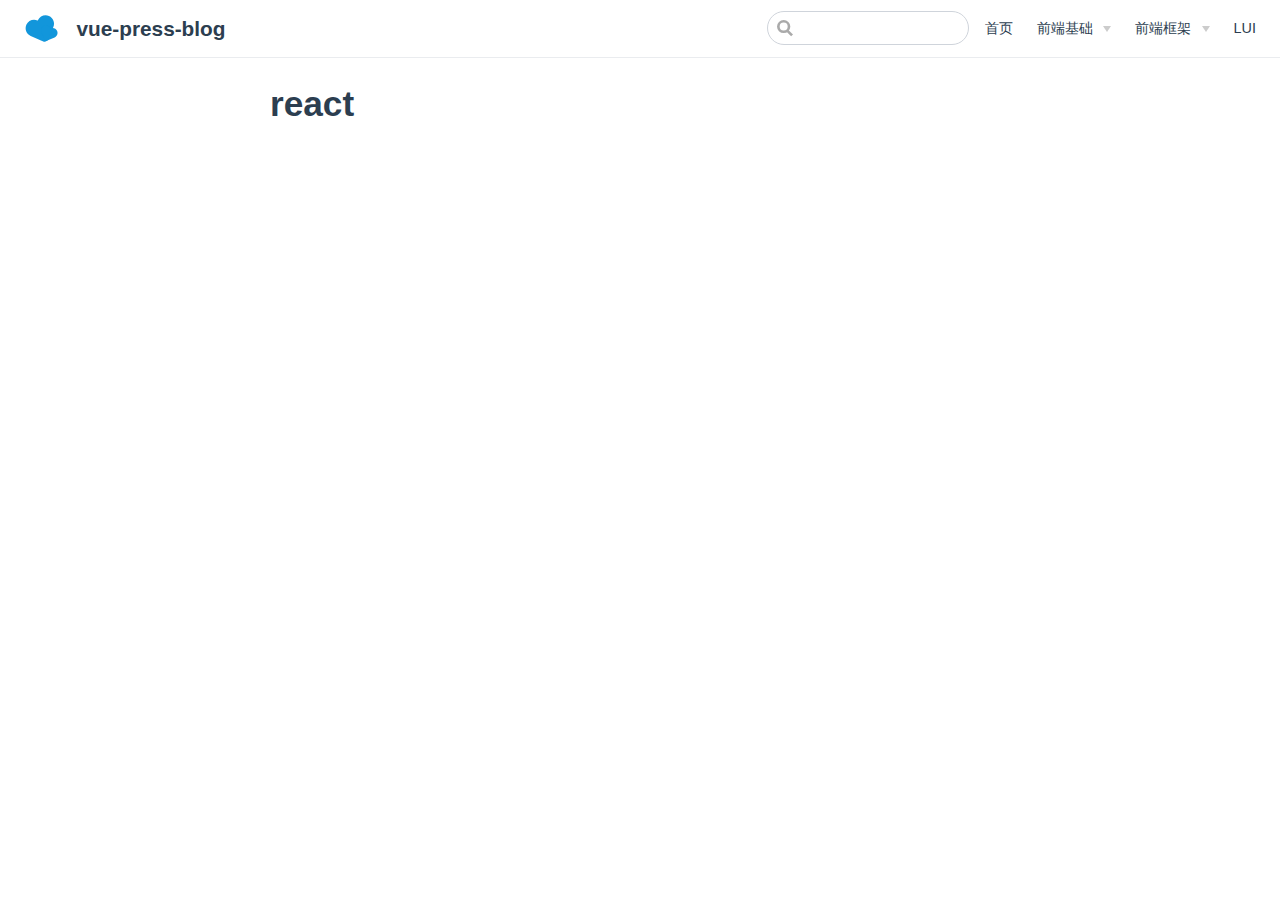
<file: FE-Frame/react/index.html>
<!DOCTYPE html>
<html lang="en-US">
  <head>
    <meta charset="utf-8">
    <meta name="viewport" content="width=device-width,initial-scale=1">
    <title>react | vue-press-blog</title>
    <meta name="generator" content="VuePress 1.8.2">
    <link rel="icon" href="/images/logo.svg">
    <meta name="description" content="基于vuepress搭建的博客">
    
    <link rel="preload" href="/assets/css/0.styles.e4d8b86b.css" as="style"><link rel="preload" href="/assets/js/app.9932a8db.js" as="script"><link rel="preload" href="/assets/js/2.3198985e.js" as="script"><link rel="preload" href="/assets/js/17.26f739af.js" as="script"><link rel="prefetch" href="/assets/js/10.e645116c.js"><link rel="prefetch" href="/assets/js/11.ba217165.js"><link rel="prefetch" href="/assets/js/12.f2320a39.js"><link rel="prefetch" href="/assets/js/13.73063530.js"><link rel="prefetch" href="/assets/js/14.0398e2d0.js"><link rel="prefetch" href="/assets/js/15.e35c4b7e.js"><link rel="prefetch" href="/assets/js/16.d0d1471b.js"><link rel="prefetch" href="/assets/js/18.84223b7e.js"><link rel="prefetch" href="/assets/js/19.88b4658b.js"><link rel="prefetch" href="/assets/js/20.762adf01.js"><link rel="prefetch" href="/assets/js/21.f5d3f50b.js"><link rel="prefetch" href="/assets/js/22.010fe354.js"><link rel="prefetch" href="/assets/js/23.4a5f5ce3.js"><link rel="prefetch" href="/assets/js/24.33c3376f.js"><link rel="prefetch" href="/assets/js/25.bbd9707d.js"><link rel="prefetch" href="/assets/js/26.afdc12e1.js"><link rel="prefetch" href="/assets/js/27.1d6a1ba2.js"><link rel="prefetch" href="/assets/js/28.a6bc8031.js"><link rel="prefetch" href="/assets/js/29.ad327571.js"><link rel="prefetch" href="/assets/js/3.07457b36.js"><link rel="prefetch" href="/assets/js/4.ba3164ba.js"><link rel="prefetch" href="/assets/js/5.75a3592b.js"><link rel="prefetch" href="/assets/js/6.0377ba0c.js"><link rel="prefetch" href="/assets/js/7.b9d71df1.js"><link rel="prefetch" href="/assets/js/8.83a14caa.js"><link rel="prefetch" href="/assets/js/9.97d00c0b.js">
    <link rel="stylesheet" href="/assets/css/0.styles.e4d8b86b.css">
  </head>
  <body>
    <div id="app" data-server-rendered="true"><div class="theme-container no-sidebar"><header class="navbar"><div class="sidebar-button"><svg xmlns="http://www.w3.org/2000/svg" aria-hidden="true" role="img" viewBox="0 0 448 512" class="icon"><path fill="currentColor" d="M436 124H12c-6.627 0-12-5.373-12-12V80c0-6.627 5.373-12 12-12h424c6.627 0 12 5.373 12 12v32c0 6.627-5.373 12-12 12zm0 160H12c-6.627 0-12-5.373-12-12v-32c0-6.627 5.373-12 12-12h424c6.627 0 12 5.373 12 12v32c0 6.627-5.373 12-12 12zm0 160H12c-6.627 0-12-5.373-12-12v-32c0-6.627 5.373-12 12-12h424c6.627 0 12 5.373 12 12v32c0 6.627-5.373 12-12 12z"></path></svg></div> <a href="/" class="home-link router-link-active"><img src="/images/logo.svg" alt="vue-press-blog" class="logo"> <span class="site-name can-hide">vue-press-blog</span></a> <div class="links"><div class="search-box"><input aria-label="Search" autocomplete="off" spellcheck="false" value=""> <!----></div> <nav class="nav-links can-hide"><div class="nav-item"><a href="/" class="nav-link">
  首页
</a></div><div class="nav-item"><div class="dropdown-wrapper"><button type="button" aria-label="前端基础" class="dropdown-title"><span class="title">前端基础</span> <span class="arrow down"></span></button> <button type="button" aria-label="前端基础" class="mobile-dropdown-title"><span class="title">前端基础</span> <span class="arrow right"></span></button> <ul class="nav-dropdown" style="display:none;"><li class="dropdown-item"><!----> <a href="/FE-Base/html/index.html" class="nav-link">
  html
</a></li><li class="dropdown-item"><!----> <a href="/FE-Base/css/index.html" class="nav-link">
  css
</a></li><li class="dropdown-item"><!----> <a href="/FE-Base/JavaScript/index.html" class="nav-link">
  JavaScript
</a></li></ul></div></div><div class="nav-item"><div class="dropdown-wrapper"><button type="button" aria-label="前端框架" class="dropdown-title"><span class="title">前端框架</span> <span class="arrow down"></span></button> <button type="button" aria-label="前端框架" class="mobile-dropdown-title"><span class="title">前端框架</span> <span class="arrow right"></span></button> <ul class="nav-dropdown" style="display:none;"><li class="dropdown-item"><!----> <a href="/FE-Frame/vue/index.html" class="nav-link">
  vue
</a></li><li class="dropdown-item"><!----> <a href="/FE-Frame/react/index.html" class="nav-link">
  react
</a></li></ul></div></div><div class="nav-item"><a href="/LUI/index.html" class="nav-link">
  LUI
</a></div> <!----></nav></div></header> <div class="sidebar-mask"></div> <aside class="sidebar"><nav class="nav-links"><div class="nav-item"><a href="/" class="nav-link">
  首页
</a></div><div class="nav-item"><div class="dropdown-wrapper"><button type="button" aria-label="前端基础" class="dropdown-title"><span class="title">前端基础</span> <span class="arrow down"></span></button> <button type="button" aria-label="前端基础" class="mobile-dropdown-title"><span class="title">前端基础</span> <span class="arrow right"></span></button> <ul class="nav-dropdown" style="display:none;"><li class="dropdown-item"><!----> <a href="/FE-Base/html/index.html" class="nav-link">
  html
</a></li><li class="dropdown-item"><!----> <a href="/FE-Base/css/index.html" class="nav-link">
  css
</a></li><li class="dropdown-item"><!----> <a href="/FE-Base/JavaScript/index.html" class="nav-link">
  JavaScript
</a></li></ul></div></div><div class="nav-item"><div class="dropdown-wrapper"><button type="button" aria-label="前端框架" class="dropdown-title"><span class="title">前端框架</span> <span class="arrow down"></span></button> <button type="button" aria-label="前端框架" class="mobile-dropdown-title"><span class="title">前端框架</span> <span class="arrow right"></span></button> <ul class="nav-dropdown" style="display:none;"><li class="dropdown-item"><!----> <a href="/FE-Frame/vue/index.html" class="nav-link">
  vue
</a></li><li class="dropdown-item"><!----> <a href="/FE-Frame/react/index.html" class="nav-link">
  react
</a></li></ul></div></div><div class="nav-item"><a href="/LUI/index.html" class="nav-link">
  LUI
</a></div> <!----></nav>  <!----> </aside> <main class="page"> <div class="theme-default-content content__default"><h1 id="react"><a href="#react" class="header-anchor">#</a> react</h1></div> <footer class="page-edit"><!----> <!----></footer> <!----> </main></div><div class="global-ui"></div></div>
    <script src="/assets/js/app.9932a8db.js" defer></script><script src="/assets/js/2.3198985e.js" defer></script><script src="/assets/js/17.26f739af.js" defer></script>
  </body>
</html>
</file>
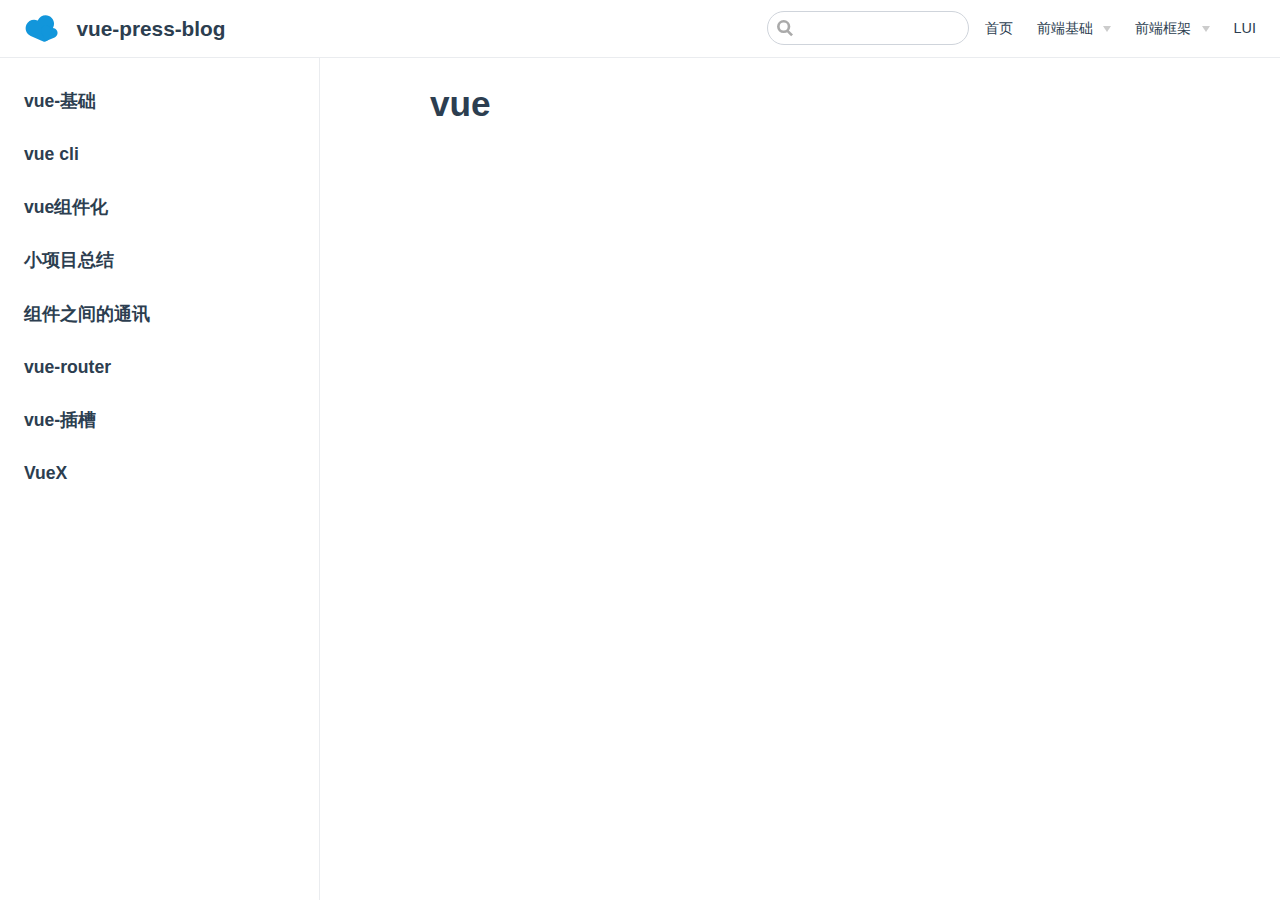
<file: FE-Frame/vue/index.html>
<!DOCTYPE html>
<html lang="en-US">
  <head>
    <meta charset="utf-8">
    <meta name="viewport" content="width=device-width,initial-scale=1">
    <title>vue | vue-press-blog</title>
    <meta name="generator" content="VuePress 1.8.2">
    <link rel="icon" href="/images/logo.svg">
    <meta name="description" content="基于vuepress搭建的博客">
    
    <link rel="preload" href="/assets/css/0.styles.e4d8b86b.css" as="style"><link rel="preload" href="/assets/js/app.9932a8db.js" as="script"><link rel="preload" href="/assets/js/2.3198985e.js" as="script"><link rel="preload" href="/assets/js/18.84223b7e.js" as="script"><link rel="prefetch" href="/assets/js/10.e645116c.js"><link rel="prefetch" href="/assets/js/11.ba217165.js"><link rel="prefetch" href="/assets/js/12.f2320a39.js"><link rel="prefetch" href="/assets/js/13.73063530.js"><link rel="prefetch" href="/assets/js/14.0398e2d0.js"><link rel="prefetch" href="/assets/js/15.e35c4b7e.js"><link rel="prefetch" href="/assets/js/16.d0d1471b.js"><link rel="prefetch" href="/assets/js/17.26f739af.js"><link rel="prefetch" href="/assets/js/19.88b4658b.js"><link rel="prefetch" href="/assets/js/20.762adf01.js"><link rel="prefetch" href="/assets/js/21.f5d3f50b.js"><link rel="prefetch" href="/assets/js/22.010fe354.js"><link rel="prefetch" href="/assets/js/23.4a5f5ce3.js"><link rel="prefetch" href="/assets/js/24.33c3376f.js"><link rel="prefetch" href="/assets/js/25.bbd9707d.js"><link rel="prefetch" href="/assets/js/26.afdc12e1.js"><link rel="prefetch" href="/assets/js/27.1d6a1ba2.js"><link rel="prefetch" href="/assets/js/28.a6bc8031.js"><link rel="prefetch" href="/assets/js/29.ad327571.js"><link rel="prefetch" href="/assets/js/3.07457b36.js"><link rel="prefetch" href="/assets/js/4.ba3164ba.js"><link rel="prefetch" href="/assets/js/5.75a3592b.js"><link rel="prefetch" href="/assets/js/6.0377ba0c.js"><link rel="prefetch" href="/assets/js/7.b9d71df1.js"><link rel="prefetch" href="/assets/js/8.83a14caa.js"><link rel="prefetch" href="/assets/js/9.97d00c0b.js">
    <link rel="stylesheet" href="/assets/css/0.styles.e4d8b86b.css">
  </head>
  <body>
    <div id="app" data-server-rendered="true"><div class="theme-container"><header class="navbar"><div class="sidebar-button"><svg xmlns="http://www.w3.org/2000/svg" aria-hidden="true" role="img" viewBox="0 0 448 512" class="icon"><path fill="currentColor" d="M436 124H12c-6.627 0-12-5.373-12-12V80c0-6.627 5.373-12 12-12h424c6.627 0 12 5.373 12 12v32c0 6.627-5.373 12-12 12zm0 160H12c-6.627 0-12-5.373-12-12v-32c0-6.627 5.373-12 12-12h424c6.627 0 12 5.373 12 12v32c0 6.627-5.373 12-12 12zm0 160H12c-6.627 0-12-5.373-12-12v-32c0-6.627 5.373-12 12-12h424c6.627 0 12 5.373 12 12v32c0 6.627-5.373 12-12 12z"></path></svg></div> <a href="/" class="home-link router-link-active"><img src="/images/logo.svg" alt="vue-press-blog" class="logo"> <span class="site-name can-hide">vue-press-blog</span></a> <div class="links"><div class="search-box"><input aria-label="Search" autocomplete="off" spellcheck="false" value=""> <!----></div> <nav class="nav-links can-hide"><div class="nav-item"><a href="/" class="nav-link">
  首页
</a></div><div class="nav-item"><div class="dropdown-wrapper"><button type="button" aria-label="前端基础" class="dropdown-title"><span class="title">前端基础</span> <span class="arrow down"></span></button> <button type="button" aria-label="前端基础" class="mobile-dropdown-title"><span class="title">前端基础</span> <span class="arrow right"></span></button> <ul class="nav-dropdown" style="display:none;"><li class="dropdown-item"><!----> <a href="/FE-Base/html/index.html" class="nav-link">
  html
</a></li><li class="dropdown-item"><!----> <a href="/FE-Base/css/index.html" class="nav-link">
  css
</a></li><li class="dropdown-item"><!----> <a href="/FE-Base/JavaScript/index.html" class="nav-link">
  JavaScript
</a></li></ul></div></div><div class="nav-item"><div class="dropdown-wrapper"><button type="button" aria-label="前端框架" class="dropdown-title"><span class="title">前端框架</span> <span class="arrow down"></span></button> <button type="button" aria-label="前端框架" class="mobile-dropdown-title"><span class="title">前端框架</span> <span class="arrow right"></span></button> <ul class="nav-dropdown" style="display:none;"><li class="dropdown-item"><!----> <a href="/FE-Frame/vue/index.html" class="nav-link">
  vue
</a></li><li class="dropdown-item"><!----> <a href="/FE-Frame/react/index.html" class="nav-link">
  react
</a></li></ul></div></div><div class="nav-item"><a href="/LUI/index.html" class="nav-link">
  LUI
</a></div> <!----></nav></div></header> <div class="sidebar-mask"></div> <aside class="sidebar"><nav class="nav-links"><div class="nav-item"><a href="/" class="nav-link">
  首页
</a></div><div class="nav-item"><div class="dropdown-wrapper"><button type="button" aria-label="前端基础" class="dropdown-title"><span class="title">前端基础</span> <span class="arrow down"></span></button> <button type="button" aria-label="前端基础" class="mobile-dropdown-title"><span class="title">前端基础</span> <span class="arrow right"></span></button> <ul class="nav-dropdown" style="display:none;"><li class="dropdown-item"><!----> <a href="/FE-Base/html/index.html" class="nav-link">
  html
</a></li><li class="dropdown-item"><!----> <a href="/FE-Base/css/index.html" class="nav-link">
  css
</a></li><li class="dropdown-item"><!----> <a href="/FE-Base/JavaScript/index.html" class="nav-link">
  JavaScript
</a></li></ul></div></div><div class="nav-item"><div class="dropdown-wrapper"><button type="button" aria-label="前端框架" class="dropdown-title"><span class="title">前端框架</span> <span class="arrow down"></span></button> <button type="button" aria-label="前端框架" class="mobile-dropdown-title"><span class="title">前端框架</span> <span class="arrow right"></span></button> <ul class="nav-dropdown" style="display:none;"><li class="dropdown-item"><!----> <a href="/FE-Frame/vue/index.html" class="nav-link">
  vue
</a></li><li class="dropdown-item"><!----> <a href="/FE-Frame/react/index.html" class="nav-link">
  react
</a></li></ul></div></div><div class="nav-item"><a href="/LUI/index.html" class="nav-link">
  LUI
</a></div> <!----></nav>  <ul class="sidebar-links"><li><a href="/FE-Frame/vue/vue-base.html" class="sidebar-link">vue-基础</a></li><li><a href="/FE-Frame/vue/vue-cli.html" class="sidebar-link">vue cli</a></li><li><a href="/FE-Frame/vue/vue-components.html" class="sidebar-link">vue组件化</a></li><li><a href="/FE-Frame/vue/vue-project-total.html" class="sidebar-link">小项目总结</a></li><li><a href="/FE-Frame/vue/vue-refs.html" class="sidebar-link">组件之间的通讯</a></li><li><a href="/FE-Frame/vue/vue-router.html" class="sidebar-link">vue-router</a></li><li><a href="/FE-Frame/vue/vue-slot.html" class="sidebar-link">vue-插槽</a></li><li><a href="/FE-Frame/vue/vuex.html" class="sidebar-link">VueX</a></li></ul> </aside> <main class="page"> <div class="theme-default-content content__default"><h1 id="vue"><a href="#vue" class="header-anchor">#</a> vue</h1></div> <footer class="page-edit"><!----> <!----></footer> <!----> </main></div><div class="global-ui"></div></div>
    <script src="/assets/js/app.9932a8db.js" defer></script><script src="/assets/js/2.3198985e.js" defer></script><script src="/assets/js/18.84223b7e.js" defer></script>
  </body>
</html>
</file>
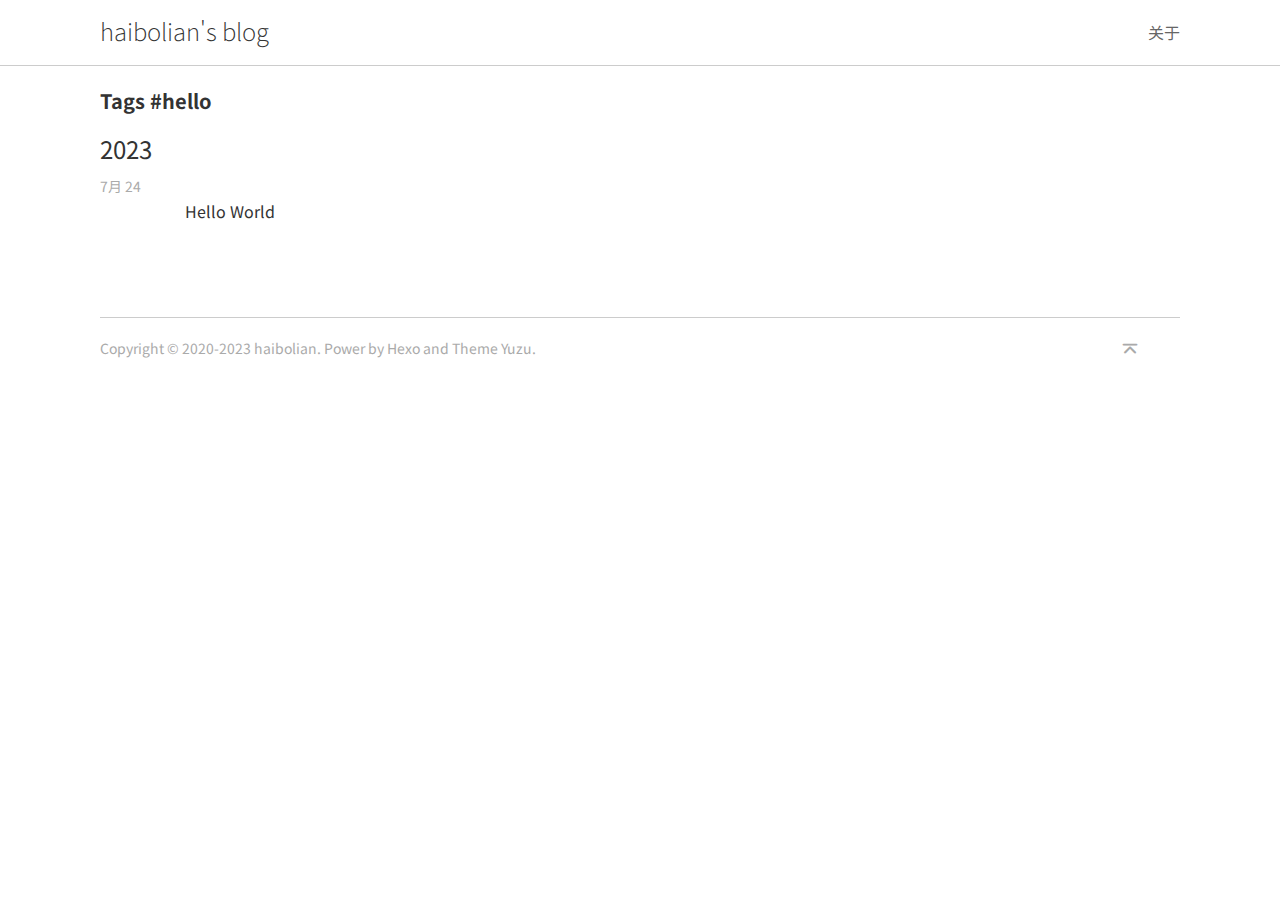
<file: tags/hello/index.html>
<!DOCTYPE html><html lang="zh-CN"><head><meta charset="utf-8"/><meta http-equiv="X-UA-Compatible" content="IE=edge"/><meta name="viewport" content="width=device-width, initial-scale=1"/><meta name="description" content="&lt;%= config.description %)"/><meta name="keyword"/><title>haibolian's blog
-

</title><link rel="icon" href="/img/favicon.ico"/>
<link rel="stylesheet" href="/css/style.css">

<link rel="stylesheet" href="/css/helpers.css">
<script async="async" src="//busuanzi.ibruce.info/busuanzi/2.3/busuanzi.pure.mini.js"></script><meta name="generator" content="Hexo 6.3.0"></head><body><div class="loading-wrapper" data-loading="true"><div class="loading"><span></span><span></span><span></span></div></div><div class="page" data-filter="true"><div class="head" data-show="true"><header class="head-header"><div class="head-author"><a class="head-author-link" href="/">haibolian's blog</a></div><div class="head-right"><button class="bar-wrap" id="bar-wrap-toggle"><span class="bar"></span><span class="bar"></span><span class="bar"></span></button><div class="head-about" id="head-about"><a class="head-about-link" href="/about">关于</a></div></div></header>
<div class="menu-bar-head" id="menu-bar" data-show="false"><ul class="menu-bar-ul"><li class="menu-bar-item"><a href="/categories/Web/"><span>Web</span></a></li><li class="menu-bar-item"><a href="/categories/Server/"><span>Server</span></a></li><li class="menu-bar-item  border"><a href="/archives"><span>Archives</span></a></li><li class="menu-bar-item"><a href="/tags"><span>Tags</span></a></li><li class="menu-bar-item"><a href="/about"><span>关于</span></a></li></ul></div></div><div class="main"><h1 class="archive-title">Tags
#hello</h1><section class="archives-wrap"><a href="/archives/2023/"><h2 class="archive-year">2023</h2></a><div class="archives-year-cont"><div class="archive-item"><div class="article-date"><time class="post-time" title="2023-07-24 21:54:25" datetime="2023-07-24T13:54:25.949Z" itemprop="datePublished">7月 24</time></div><div class="article-title"><a href="/2023/07/24/hello-world/" target="_blank" itemprop="url">Hello World</a></div></div></div></section><div class="pagination archive-pagination"></div></div><footer class="footer-nav"><div class="footer"><div class="back-top" id="back-top" title="Back to top"><i class="icon icon-chevron-bar-up"></i></div><span class="footer-msg">
Copyright &copy;
2020<span class="time-divide">-</span>2023
haibolian.

Power by
<a href="https://hexo.io/" target="_blank" rel="external nofollow">Hexo</a>
and
<a href="https://github.com/Cerallin/hexo-theme-yuzu" target="_blank" rel="external nofollow" title="v3.0">Theme Yuzu</a>.</span></div></footer>
<script src="/js/clipboard/clipboard.min.js"></script>


<script src="/js/theme.js"></script>


<script src="/js/index.js"></script>

<script src="/js/toc.js"></script>
</div></body></html>
</file>
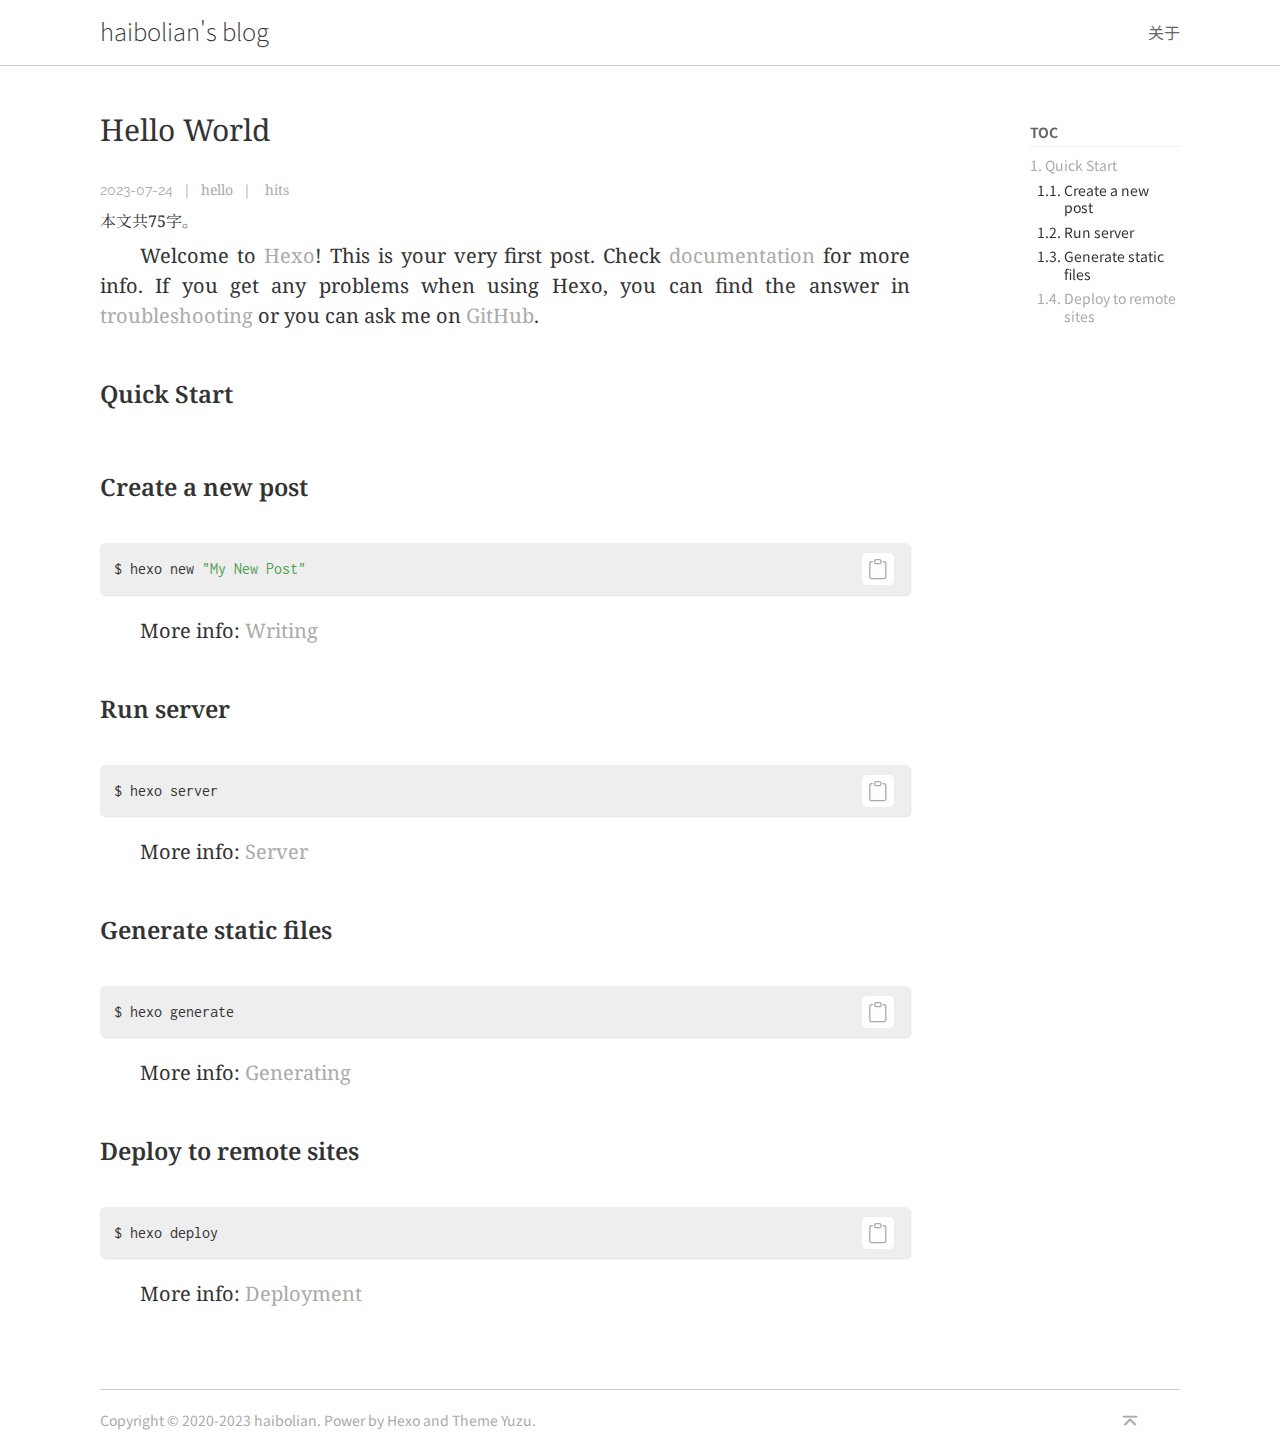
<file: 2023/07/24/hello-world/index.html>
<!DOCTYPE html><html lang="zh-CN"><head><meta charset="utf-8"/><meta http-equiv="X-UA-Compatible" content="IE=edge"/><meta name="viewport" content="width=device-width, initial-scale=1"/><meta name="description" content="&lt;%= config.description %)"/><meta name="keyword"/><title>haibolian's blog
-

</title><link rel="icon" href="/img/favicon.ico"/>
<link rel="stylesheet" href="/css/style.css">

<link rel="stylesheet" href="/css/helpers.css">
<script async="async" src="//busuanzi.ibruce.info/busuanzi/2.3/busuanzi.pure.mini.js"></script><meta name="generator" content="Hexo 6.3.0"></head><body><div class="loading-wrapper" data-loading="true"><div class="loading"><span></span><span></span><span></span></div></div><div class="page" data-filter="true"><div class="head" data-show="true"><header class="head-header"><div class="head-author"><a class="head-author-link" href="/">haibolian's blog</a></div><div class="head-right"><button class="bar-wrap" id="bar-wrap-toggle"><span class="bar"></span><span class="bar"></span><span class="bar"></span></button><div class="head-about" id="head-about"><a class="head-about-link" href="/about">关于</a></div></div></header>
<div class="menu-bar-head" id="menu-bar" data-show="false"><ul class="menu-bar-ul"><li class="menu-bar-item"><a href="/categories/Web/"><span>Web</span></a></li><li class="menu-bar-item"><a href="/categories/Server/"><span>Server</span></a></li><li class="menu-bar-item  border"><a href="/archives"><span>Archives</span></a></li><li class="menu-bar-item"><a href="/tags"><span>Tags</span></a></li><li class="menu-bar-item"><a href="/about"><span>关于</span></a></li></ul></div></div><div class="main"><article class="post" id="post"><header class="post-head"><h1 class="post-title"><a class="title" href="/2023/07/24/hello-world/">Hello World</a></h1></header><div class="post-datetag"><div class="post-date"><time class="post-time" itemprop="datePublished" title="2023-07-24 21:54:25" datetime="2023-07-24T13:54:25.949Z">2023-07-24</time></div>|<div class="post-tag"><ul class="article-tag-list" itemprop="keywords"><li class="article-tag-list-item"><a class="article-tag-list-link" href="/tags/hello/" rel="tag">hello</a></li></ul></div>|
<div class="post-visit"><span id="busuanzi_container_page_pv"><span id="busuanzi_value_page_pv"></span>hits</span></div></div><div class="post-word-count">本文共75字。</div><div class="article-entry" itemprop="articleBody"><p>Welcome to <a target="_blank" rel="noopener" href="https://hexo.io/">Hexo</a>! This is your very first post. Check <a target="_blank" rel="noopener" href="https://hexo.io/docs/">documentation</a> for more info. If you get any problems when using Hexo, you can find the answer in <a target="_blank" rel="noopener" href="https://hexo.io/docs/troubleshooting.html">troubleshooting</a> or you can ask me on <a target="_blank" rel="noopener" href="https://github.com/hexojs/hexo/issues">GitHub</a>.</p>
<h2 id="Quick-Start"><a href="#Quick-Start" class="headerlink" title="Quick Start"></a>Quick Start</h2><h3 id="Create-a-new-post"><a href="#Create-a-new-post" class="headerlink" title="Create a new post"></a>Create a new post</h3><figure class="highlight bash"><table><tr><td class="gutter"><pre><span class="line">1</span><br></pre></td><td class="code"><pre><span class="line">$ hexo new <span class="string">&quot;My New Post&quot;</span></span><br></pre></td></tr></table></figure>

<p>More info: <a target="_blank" rel="noopener" href="https://hexo.io/docs/writing.html">Writing</a></p>
<h3 id="Run-server"><a href="#Run-server" class="headerlink" title="Run server"></a>Run server</h3><figure class="highlight bash"><table><tr><td class="gutter"><pre><span class="line">1</span><br></pre></td><td class="code"><pre><span class="line">$ hexo server</span><br></pre></td></tr></table></figure>

<p>More info: <a target="_blank" rel="noopener" href="https://hexo.io/docs/server.html">Server</a></p>
<h3 id="Generate-static-files"><a href="#Generate-static-files" class="headerlink" title="Generate static files"></a>Generate static files</h3><figure class="highlight bash"><table><tr><td class="gutter"><pre><span class="line">1</span><br></pre></td><td class="code"><pre><span class="line">$ hexo generate</span><br></pre></td></tr></table></figure>

<p>More info: <a target="_blank" rel="noopener" href="https://hexo.io/docs/generating.html">Generating</a></p>
<h3 id="Deploy-to-remote-sites"><a href="#Deploy-to-remote-sites" class="headerlink" title="Deploy to remote sites"></a>Deploy to remote sites</h3><figure class="highlight bash"><table><tr><td class="gutter"><pre><span class="line">1</span><br></pre></td><td class="code"><pre><span class="line">$ hexo deploy</span><br></pre></td></tr></table></figure>

<p>More info: <a target="_blank" rel="noopener" href="https://hexo.io/docs/one-command-deployment.html">Deployment</a></p>
</div></article><aside class="post-widget"><nav class="post-toc-wrap" id="post-toc"><h4>TOC</h4><ol class="post-toc"><li class="post-toc-item post-toc-level-2"><a class="post-toc-link" href="#Quick-Start"><span class="post-toc-number">1.</span> <span class="post-toc-text">Quick Start</span></a><ol class="post-toc-child"><li class="post-toc-item post-toc-level-3"><a class="post-toc-link" href="#Create-a-new-post"><span class="post-toc-number">1.1.</span> <span class="post-toc-text">Create a new post</span></a></li><li class="post-toc-item post-toc-level-3"><a class="post-toc-link" href="#Run-server"><span class="post-toc-number">1.2.</span> <span class="post-toc-text">Run server</span></a></li><li class="post-toc-item post-toc-level-3"><a class="post-toc-link" href="#Generate-static-files"><span class="post-toc-number">1.3.</span> <span class="post-toc-text">Generate static files</span></a></li><li class="post-toc-item post-toc-level-3"><a class="post-toc-link" href="#Deploy-to-remote-sites"><span class="post-toc-number">1.4.</span> <span class="post-toc-text">Deploy to remote sites</span></a></li></ol></li></ol></nav></aside></div><footer class="footer-nav"><div class="footer"><div class="back-top" id="back-top" title="Back to top"><i class="icon icon-chevron-bar-up"></i></div><span class="footer-msg">
Copyright &copy;
2020<span class="time-divide">-</span>2023
haibolian.

Power by
<a href="https://hexo.io/" target="_blank" rel="external nofollow">Hexo</a>
and
<a href="https://github.com/Cerallin/hexo-theme-yuzu" target="_blank" rel="external nofollow" title="v3.0">Theme Yuzu</a>.</span></div></footer>
<script src="/js/clipboard/clipboard.min.js"></script>


<script src="/js/theme.js"></script>


<script src="/js/index.js"></script>

<script src="/js/toc.js"></script>
</div></body></html>
</file>
<file: css/style.css>
@import url("https://fonts.googleapis.com/css2?family=Noto Sans SC&display=swap");
@import url("https://fonts.googleapis.com/css2?family=Noto Serif&display=swap");
@import url("https://fonts.googleapis.com/css2?family=Noto Serif SC&display=swap");
@import url("https://fonts.googleapis.com/css2?family=Raleway&display=swap");
@import url("https://fonts.googleapis.com/css2?family=Inconsolata&display=swap");
@font-face {
  font-family: 'icon';
  src: url("/fonts/icons.eot?9xf5m2");
  src: url("/fonts/icons.eot?9xf5m2#iefix") format('embedded-opentype'), url("/fonts/icons.ttf?9xf5m2") format('truetype'), url("/fonts/icons.woff?9xf5m2") format('woff'), url("/fonts/icons.svg?9xf5m2#icons") format('svg');
  font-weight: normal;
  font-style: normal;
  font-display: block;
}
.icon {
  font-family: 'icon';
  font-style: normal;
}
@media (prefers-color-scheme: light) {
  .icon {
    color: #aaa;
  }
}
@media (prefers-color-scheme: dark) {
  .icon {
    color: #7d7d7d;
  }
}
.icon-clipboard:before,
.highlight table .clipboard-btn .icon:before {
  content: '\e904';
}
.icon-clipboard-check:before,
.highlight table .clipboard-btn[data-clicked=true] .icon:before {
  content: '\e903';
}
.icon-quote:before {
  content: '\e905';
}
.icon-chevron-bar-up:before {
  content: '\e900';
}
.icon-chevron-right:before {
  content: '\e901';
}
.icon-chevron-left:before {
  content: '\e902';
}
.pagination {
  margin-top: 20px;
  margin-bottom: 36px;
  display: grid;
  grid-template-columns: 1fr 1fr;
}
.pagination .nav-link {
  display: flex;
  flex-direction: row;
  align-items: center;
}
.pagination .nav-link i {
  margin-bottom: -2px;
}
.pagination .nav-link.prev {
  justify-self: flex-start;
  grid-column: 1;
}
.pagination .nav-link.next {
  justify-self: flex-end;
  grid-column: 2;
}
.archive-title {
  max-width: 1080px;
  margin: 1em auto 0.5em auto;
  font-size: 20px;
}
.archives-wrap {
  max-width: 1080px;
  margin-top: 1em;
}
.archives-wrap .archive-year {
  font-size: 24px;
  font-weight: 400;
}
@media (prefers-color-scheme: light) {
  .archives-wrap .archive-year {
    color: #333;
  }
}
@media (prefers-color-scheme: dark) {
  .archives-wrap .archive-year {
    color: #cdcdcd;
  }
}
.archives-wrap .archives-year-cont .archive-item {
  margin: 0.5em 0;
  padding-left: 0;
  transition: all linear 0.2s;
}
.archives-wrap .archives-year-cont .archive-item:first-child {
  margin-top: 0.25;
}
.archives-wrap .archives-year-cont .archive-item .article-date {
  font-size: 14px;
  line-height: 25px;
}
@media (prefers-color-scheme: light) {
  .archives-wrap .archives-year-cont .archive-item .article-date {
    color: #aaa;
  }
}
@media (prefers-color-scheme: dark) {
  .archives-wrap .archives-year-cont .archive-item .article-date {
    color: #565656;
  }
}
.archives-wrap .archives-year-cont .archive-item .article-title {
  margin-left: 85px;
}
.archives-wrap .archives-year-cont .archive-item .article-title a {
  transition: all linear 0.1s;
}
@media (prefers-color-scheme: light) {
  .archives-wrap .archives-year-cont .archive-item .article-title a {
    color: #333;
  }
}
@media (prefers-color-scheme: dark) {
  .archives-wrap .archives-year-cont .archive-item .article-title a {
    color: #cdcdcd;
  }
}
.archives-wrap .archives-year-cont .archive-item:hover {
  padding-left: 5px;
}
@media (prefers-color-scheme: light) {
  .archives-wrap .archives-year-cont .archive-item:hover .article-title a:hover {
    color: #838383;
  }
}
@media (prefers-color-scheme: dark) {
  .archives-wrap .archives-year-cont .archive-item:hover .article-title a:hover {
    color: #7d7d7d;
  }
}
.archive-pagination {
  max-width: 1080px;
  margin: 0 auto;
  padding: 20px 0px 36px 0px;
}
.article-entry .article-more-link {
  font-family: 'Noto Sans', 'Noto Sans SC';
  text-indent: 0;
  font-size: 16px;
  padding-top: 0;
  padding-bottom: 5px;
}
.article-entry h1,
.article-entry h2,
.article-entry h3 {
  padding: 1.5em 0 1em 0;
  font-size: 24px;
  font-weight: 600;
}
.article-entry h4 {
  padding: 1.5em 0 0.75em 0;
  font-size: 20px;
  font-weight: 600;
}
.article-entry h5 {
  padding: 1em 0 0.5em 0;
  font-size: 20px;
  font-weight: 400;
  font-style: italic;
}
.article-entry h3 + h4,
.article-entry h4 + h5 {
  padding-top: 0;
}
.article-entry>table,
.article-entry div>table {
  line-height: 2em;
  border-top: 2px solid;
  border-bottom: 2px solid;
  border-collapse: collapse;
  margin-bottom: 1em;
}
@media (prefers-color-scheme: light) {
  .article-entry>table,
  .article-entry div>table {
    border-color: #000;
  }
}
@media (prefers-color-scheme: dark) {
  .article-entry>table,
  .article-entry div>table {
    border-color: #fff;
  }
}
.article-entry>table thead,
.article-entry div>table thead {
  line-height: 3em;
  border-bottom: 1px solid;
}
@media (prefers-color-scheme: light) {
  .article-entry>table thead,
  .article-entry div>table thead {
    border-color: #000;
  }
}
@media (prefers-color-scheme: dark) {
  .article-entry>table thead,
  .article-entry div>table thead {
    border-color: #fff;
  }
}
.article-entry>table thead th,
.article-entry div>table thead th {
  padding: 0 0.5em;
}
.article-entry>table td,
.article-entry div>table td {
  padding: 0.25em 0.5em;
  white-space: nowrap;
}
.article-entry>table td:first-child,
.article-entry div>table td:first-child,
.article-entry>table th:first-child,
.article-entry div>table th:first-child {
  padding-left: 1em;
}
.article-entry>table td:last-child,
.article-entry div>table td:last-child {
  padding-right: 1em;
}
.article-entry .figure-container {
  margin-top: 1em;
}
.article-entry .figure-container p {
  text-indent: 0;
}
.article-entry .figure-container p img {
  width: 80%;
  margin-left: 10%;
  text-align: center;
}
.article-entry figure {
  margin-top: 1em;
  margin-bottom: 1em;
}
.article-entry figure figcaption {
  display: none;
}
.article-entry figure img {
  width: 80%;
  margin-left: 10%;
  text-align: center;
}
.article-entry figure video {
  width: 50%;
  margin-left: 25%;
  text-align: center;
}
.article-entry.condense .article-more-link {
  font-size: 14px;
}
.article-entry.condense h1,
.article-entry.condense h2,
.article-entry.condense h3 {
  font-size: 20px;
}
.article-entry.condense ul,
.article-entry.condense li {
  font-size: 16px;
}
.post-item {
  padding: 40px 0;
  margin: auto;
  font-family: 'Noto Serif', 'Noto Serif SC', serif;
}
.post-item .post-item-head .post-item-title {
  margin: 0px 0px 10px;
  font-size: 30px;
  font-family: 'Noto Sans', 'Noto Sans SC';
}
.post-item .post-item-head .post-item-title a {
  position: relative;
  display: inline-block;
  vertical-align: middle;
  overflow: hidden;
  text-decoration: none;
  font-weight: 200;
}
@media (prefers-color-scheme: light) {
  .post-item .post-item-head .post-item-title a {
    color: #333;
  }
}
@media (prefers-color-scheme: dark) {
  .post-item .post-item-head .post-item-title a {
    color: #cdcdcd;
  }
}
.post-item .post-item-datetag {
  margin-bottom: 10px;
  font-size: 16px;
}
@media (prefers-color-scheme: light) {
  .post-item .post-item-datetag {
    color: #aaa;
  }
}
@media (prefers-color-scheme: dark) {
  .post-item .post-item-datetag {
    color: #565656;
  }
}
.post-item .post-item-datetag .post-item-date {
  display: inline-block;
}
.post-item .post-item-datetag .post-item-date .post-time {
  font-family: 'Raleway', Georgia, 'Times New Roman', Times, serif;
}
.post-item .post-item-datetag .post-item-tag {
  display: inline-block;
  margin-left: 20px;
  font-family: 'Noto Sans', 'Noto Sans SC';
}
.post-item p {
  line-height: 1.5em;
  text-align: justify;
  font-size: 20px;
  font-family: 'Noto Serif', 'Noto Serif SC', sans-serif;
  font-weight: 400;
  word-break: break-word;
  padding-top: 0.25em;
  padding-bottom: 0.5em;
  text-indent: 2em;
}
.post-item blockquote p {
  text-indent: 0;
  font-size: 20px;
}
@media (prefers-color-scheme: light) {
  .post-item blockquote p {
    color: #838383;
  }
}
@media (prefers-color-scheme: dark) {
  .post-item blockquote p {
    color: #7d7d7d;
  }
}
.post-item code {
  vertical-align: middle;
  padding: 3px 0.4em;
  border-radius: 3px;
}
@media (prefers-color-scheme: light) {
  .post-item code {
    color: #333;
  }
}
@media (prefers-color-scheme: dark) {
  .post-item code {
    color: #cdcdcd;
  }
}
.post-item.condense {
  padding: 2em 0;
}
.post-item.condense:first-child {
  padding-top: 0;
}
.post-item.condense + .post-item {
  border-top: 1px solid;
}
@media (prefers-color-scheme: light) {
  .post-item.condense + .post-item {
    border-color: #eee;
  }
}
@media (prefers-color-scheme: dark) {
  .post-item.condense + .post-item {
    border-color: #333;
  }
}
.post-item.condense .post-item-head .post-item-title {
  font-size: 24px;
}
.post-item.condense .post-item-datetag {
  font-size: 14px;
}
.post-item.condense p {
  line-height: 1.25em;
  font-family: initial;
}
.post {
  max-width: 1080px;
  margin: auto;
  font-family: 'Noto Serif', 'Noto Serif SC', sans-serif;
  counter-reset: table-num;
  counter-reset: figure-num;
}
.post .post-head .post-title {
  margin: 0px 0px 1em;
  font-size: 30px;
}
.post .post-head .post-title a {
  position: relative;
  display: inline-block;
  vertical-align: middle;
  overflow: hidden;
  text-decoration: none;
  font-weight: 400;
}
@media (prefers-color-scheme: light) {
  .post .post-head .post-title a {
    color: #333;
  }
}
@media (prefers-color-scheme: dark) {
  .post .post-head .post-title a {
    color: #cdcdcd;
  }
}
.post .post-datetag {
  font-size: 14px;
  margin-bottom: 10px;
}
@media (prefers-color-scheme: light) {
  .post .post-datetag {
    color: #aaa;
  }
}
@media (prefers-color-scheme: dark) {
  .post .post-datetag {
    color: #565656;
  }
}
.post .post-datetag .post-date {
  display: inline-block;
  margin-right: 10px;
}
.post .post-datetag .post-date .post-time {
  font-family: 'Raleway', Georgia, 'Times New Roman', Times, serif;
}
.post .post-datetag .post-tag {
  display: inline-block;
  margin: 0 10px;
}
.post .post-datetag .post-tag a {
  text-decoration: none;
}
@media (prefers-color-scheme: light) {
  .post .post-datetag .post-tag a {
    color: #aaa;
  }
}
@media (prefers-color-scheme: dark) {
  .post .post-datetag .post-tag a {
    color: #565656;
  }
}
.post .post-datetag .post-visit {
  display: inline-block;
  margin: 0 10px;
}
.post .post-word-count {
  margin-bottom: 0.25em;
}
.post .post-cc {
  font-size: 16px;
  margin-bottom: 1.25em;
}
@media (prefers-color-scheme: light) {
  .post .post-cc {
    color: #333;
  }
}
@media (prefers-color-scheme: dark) {
  .post .post-cc {
    color: #cdcdcd;
  }
}
.post p {
  line-height: 1.5em;
  text-align: justify;
  font-size: 20px;
  font-family: 'Noto Serif', 'Noto Serif SC', sans-serif;
  font-weight: 400;
  word-break: break-word;
  padding-top: 0.25em;
  padding-bottom: 0.5em;
  text-indent: 2em;
}
.post p code {
  vertical-align: middle;
  padding: 3px 0.4em;
  border-radius: 3px;
}
@media (prefers-color-scheme: light) {
  .post p code {
    color: #333;
  }
}
@media (prefers-color-scheme: dark) {
  .post p code {
    color: #cdcdcd;
  }
}
.post blockquote {
  padding-bottom: 0.5em;
}
.post blockquote p {
  text-indent: 0;
  font-size: 16px;
}
@media (prefers-color-scheme: light) {
  .post blockquote p {
    color: #838383;
  }
}
@media (prefers-color-scheme: dark) {
  .post blockquote p {
    color: #7d7d7d;
  }
}
.post blockquote p {
  padding-left: 24px;
  padding-right: 24px;
}
.post blockquote p:before {
  content: '\e905';
  font-family: 'icon';
  font-style: normal;
  font-size: 24px;
  margin-left: -26.400000000000002px;
  margin-right: 2.4px;
}
@media (prefers-color-scheme: light) {
  .post blockquote p:before {
    color: #aaa;
  }
}
@media (prefers-color-scheme: dark) {
  .post blockquote p:before {
    color: #7d7d7d;
  }
}
.post >table,
.post div>table {
  min-width: 60%;
  margin-top: 1.5em;
  margin-bottom: 1em;
  margin-left: auto;
  margin-right: auto;
}
.post caption {
  font-size: 16px;
  font-weight: 600;
  text-align: center;
}
.post figure figcaption {
  font-size: 16px;
  font-weight: 600;
  text-align: center;
  display: block;
  margin: 0.5em auto 1.5em auto;
  width: 80%;
}
.footer-msg a {
  text-decoration: none;
}
@media (prefers-color-scheme: light) {
  .footer-msg a {
    color: #aaa;
  }
}
@media (prefers-color-scheme: dark) {
  .footer-msg a {
    color: #565656;
  }
}
.menu-bar-head {
  display: none;
  animation: showBlock 0.4s forwards;
  z-index: 10;
}
.menu-bar-head[data-show=false] {
  animation: hideBlock 0.4s forwards;
  z-index: 10;
  opacity: 1;
  height: 150px;
}
.menu-bar-ul {
  padding-left: 20px;
  padding-right: 20px;
  margin-top: 10px;
  margin-bottom: 10px;
}
.menu-bar-ul .menu-bar-item.border {
  border-top: 1px solid;
}
@media (prefers-color-scheme: light) {
  .menu-bar-ul .menu-bar-item.border {
    border-color: #eee;
  }
}
@media (prefers-color-scheme: dark) {
  .menu-bar-ul .menu-bar-item.border {
    border-color: #333;
  }
}
.menu-bar-ul .menu-bar-item a {
  font-size: 16px;
  display: inline-block;
  margin: 8px auto;
  padding-left: 0px;
}
@media (prefers-color-scheme: light) {
  .menu-bar-ul .menu-bar-item a {
    color: #333;
  }
}
@media (prefers-color-scheme: dark) {
  .menu-bar-ul .menu-bar-item a {
    color: #cdcdcd;
  }
}
@-moz-keyframes showBlock {
  0% {
    opacity: 0;
  }
  100% {
    opacity: 1;
  }
}
@-webkit-keyframes showBlock {
  0% {
    opacity: 0;
  }
  100% {
    opacity: 1;
  }
}
@-o-keyframes showBlock {
  0% {
    opacity: 0;
  }
  100% {
    opacity: 1;
  }
}
@keyframes showBlock {
  0% {
    opacity: 0;
  }
  100% {
    opacity: 1;
  }
}
@-moz-keyframes hideBlock {
  0% {
    opacity: 1;
  }
  100% {
    opacity: 0;
  }
}
@-webkit-keyframes hideBlock {
  0% {
    opacity: 1;
  }
  100% {
    opacity: 0;
  }
}
@-o-keyframes hideBlock {
  0% {
    opacity: 1;
  }
  100% {
    opacity: 0;
  }
}
@keyframes hideBlock {
  0% {
    opacity: 1;
  }
  100% {
    opacity: 0;
  }
}
.head-header {
  height: 65px;
  line-height: 65px;
  max-width: 1080px;
  margin: 0 auto;
  width: 90%;
  display: flex;
  align-items: center;
  justify-content: space-between;
}
.head-author {
  display: inline-block;
}
.head-author .head-author-link {
  font-size: 24px;
  font-weight: 200;
  text-decoration: none;
}
@media (prefers-color-scheme: light) {
  .head-author .head-author-link {
    color: #333;
  }
}
@media (prefers-color-scheme: dark) {
  .head-author .head-author-link {
    color: #cdcdcd;
  }
}
.head-right .head-about {
  display: inline-block;
  margin-left: 30px;
}
.head-right .head-about .head-about-link {
  text-decoration: none;
}
@media (prefers-color-scheme: light) {
  .head-right .head-about .head-about-link {
    color: #666;
  }
}
@media (prefers-color-scheme: dark) {
  .head-right .head-about .head-about-link {
    color: #9a9a9a;
  }
}
.head-right .bar-wrap {
  display: none;
  outline: none;
  padding: 9px 10px;
  background: transparent;
  border: none;
  -webkit-user-select: none;
  -ms-user-select: none;
  -moz-user-select: none;
  user-select: none;
  cursor: pointer;
}
.head-right .bar-wrap .bar {
  display: block;
  width: 22px;
  height: 2px;
  border-radius: 1px;
}
@media (prefers-color-scheme: light) {
  .head-right .bar-wrap .bar {
    background-color: #666;
  }
}
@media (prefers-color-scheme: dark) {
  .head-right .bar-wrap .bar {
    background-color: #9a9a9a;
  }
}
.head-right .bar-wrap .bar + .bar {
  margin-top: 4px;
}
code,
.code,
.gutter,
pre {
  padding: 7px;
  font-size: 16px;
  font-family: 'Inconsolata', 'monospace', 'Open Sans', 'Microsoft Yahei', sans-serif;
}
@media (prefers-color-scheme: light) {
  code,
  .code,
  .gutter,
  pre {
    background-color: #eee;
  }
}
@media (prefers-color-scheme: dark) {
  code,
  .code,
  .gutter,
  pre {
    background-color: #282c34;
  }
}
.highlight {
  margin: 1em 0;
  overflow-x: auto;
  box-shadow: 1px 1px 2px rgba(0,0,0,0.125);
  border-radius: 5px;
}
.highlight table {
  position: relative;
  margin: 0 !important;
}
.highlight table .clipboard-btn {
  position: absolute;
  top: 0;
  right: 0;
  display: flex;
  align-items: center;
  justify-content: center;
  width: 24px;
  height: 24px;
  padding: 0.25em;
  margin: 10px 1em;
  border-radius: 5px;
  cursor: pointer;
}
@media (max-width: 768px) {
  .highlight table .clipboard-btn {
    display: none;
  }
}
@media (prefers-color-scheme: light) {
  .highlight table .clipboard-btn {
    border-color: #aaa;
  }
}
@media (prefers-color-scheme: dark) {
  .highlight table .clipboard-btn {
    border-color: #565656;
  }
}
@media (prefers-color-scheme: light) {
  .highlight table .clipboard-btn {
    background-color: #fff;
  }
}
@media (prefers-color-scheme: dark) {
  .highlight table .clipboard-btn {
    background-color: #101010;
  }
}
.highlight table .clipboard-btn .icon:before {
  font-size: 20px;
}
@media (prefers-color-scheme: light) {
  .highlight table .clipboard-btn:hover {
    background-color: #aaa;
  }
}
@media (prefers-color-scheme: dark) {
  .highlight table .clipboard-btn:hover {
    background-color: #565656;
  }
}
@media (prefers-color-scheme: light) {
  .highlight table .clipboard-btn:hover i {
    color: #333;
  }
}
@media (prefers-color-scheme: dark) {
  .highlight table .clipboard-btn:hover i {
    color: #cdcdcd;
  }
}
.highlight table .code pre {
  margin: 0;
}
.highlight .gutter {
  width: 10px;
  text-align: right;
  display: none;
}
@media (prefers-color-scheme: light) {
  .highlight .gutter {
    color: #a0a1a7;
  }
}
@media (prefers-color-scheme: dark) {
  .highlight .gutter {
    color: #5d636f;
  }
}
.highlight .gutter pre {
  margin: 0;
}
.highlight .line {
  line-height: 1.45em;
}
.highlight table,
.highlight tr {
  margin: 0;
  padding: 0;
  width: 100%;
  border-collapse: collapse;
}
@media (prefers-color-scheme: light) {
  .highlight .code .comment,
  .highlight .code .quote {
    color: #a0a1a7;
  }
}
@media (prefers-color-scheme: dark) {
  .highlight .code .comment,
  .highlight .code .quote {
    color: #5d636f;
  }
}
@media (prefers-color-scheme: light) {
  .highlight .code .keyword,
  .highlight .code .selector-tag,
  .highlight .code .addition {
    color: #a626a4;
  }
}
@media (prefers-color-scheme: dark) {
  .highlight .code .keyword,
  .highlight .code .selector-tag,
  .highlight .code .addition {
    color: #c678dd;
  }
}
@media (prefers-color-scheme: light) {
  .highlight .code .number {
    color: #986801;
  }
}
@media (prefers-color-scheme: dark) {
  .highlight .code .number {
    color: #e5c07b;
  }
}
@media (prefers-color-scheme: light) {
  .highlight .code .string,
  .highlight .code .meta .meta-string,
  .highlight .code .literal,
  .highlight .code .doctag,
  .highlight .code .regexp {
    color: #50a14f;
  }
}
@media (prefers-color-scheme: dark) {
  .highlight .code .string,
  .highlight .code .meta .meta-string,
  .highlight .code .literal,
  .highlight .code .doctag,
  .highlight .code .regexp {
    color: #98c379;
  }
}
@media (prefers-color-scheme: light) {
  .highlight .code .title,
  .highlight .code .section,
  .highlight .code .name,
  .highlight .code .selector-id,
  .highlight .code .selector-class {
    color: #4078f2;
  }
}
@media (prefers-color-scheme: dark) {
  .highlight .code .title,
  .highlight .code .section,
  .highlight .code .name,
  .highlight .code .selector-id,
  .highlight .code .selector-class {
    color: #61afef;
  }
}
@media (prefers-color-scheme: light) {
  .highlight .code .attribute,
  .highlight .code .attr,
  .highlight .code .variable,
  .highlight .code .template-variable,
  .highlight .code .class .title,
  .highlight .code .type {
    color: #c18401;
  }
}
@media (prefers-color-scheme: dark) {
  .highlight .code .attribute,
  .highlight .code .attr,
  .highlight .code .variable,
  .highlight .code .template-variable,
  .highlight .code .class .title,
  .highlight .code .type {
    color: #e06c75;
  }
}
@media (prefers-color-scheme: light) {
  .highlight .code .symbol,
  .highlight .code .bullet,
  .highlight .code .subst,
  .highlight .code .meta,
  .highlight .code .meta .keyword,
  .highlight .code .selector-attr,
  .highlight .code .selector-pseudo,
  .highlight .code .link {
    color: #c18401;
  }
}
@media (prefers-color-scheme: dark) {
  .highlight .code .symbol,
  .highlight .code .bullet,
  .highlight .code .subst,
  .highlight .code .meta,
  .highlight .code .meta .keyword,
  .highlight .code .selector-attr,
  .highlight .code .selector-pseudo,
  .highlight .code .link {
    color: #e06c75;
  }
}
@media (prefers-color-scheme: light) {
  .highlight .code .built_in,
  .highlight .code .deletion {
    color: #9b5656;
  }
}
@media (prefers-color-scheme: dark) {
  .highlight .code .built_in,
  .highlight .code .deletion {
    color: #56b5c2;
  }
}
.menu-nav {
  padding-top: 40px;
}
@media (prefers-color-scheme: light) {
  .menu-nav {
    color: #666;
  }
}
@media (prefers-color-scheme: dark) {
  .menu-nav {
    color: #9a9a9a;
  }
}
.menu-nav .menu-nav-item {
  font-size: 14px;
}
@media (prefers-color-scheme: light) {
  .menu-nav .menu-nav-item {
    color: #aaa;
  }
}
@media (prefers-color-scheme: dark) {
  .menu-nav .menu-nav-item {
    color: #565656;
  }
}
.menu-nav .menu-nav-item .menu-nav-item-tit {
  border-bottom: 1px solid;
}
@media (prefers-color-scheme: light) {
  .menu-nav .menu-nav-item .menu-nav-item-tit {
    border-color: #aaa;
  }
}
@media (prefers-color-scheme: dark) {
  .menu-nav .menu-nav-item .menu-nav-item-tit {
    border-color: #565656;
  }
}
.menu-nav .menu-nav-item .menu-nav-item-tit a {
  font-size: 16px;
}
@media (prefers-color-scheme: light) {
  .menu-nav .menu-nav-item .menu-nav-item-tit a {
    color: #333;
  }
}
@media (prefers-color-scheme: dark) {
  .menu-nav .menu-nav-item .menu-nav-item-tit a {
    color: #cdcdcd;
  }
}
.menu-nav div.menu-nav-item:not(:first-of-type) {
  margin-top: 2.5em;
}
.menu-nav-item-cont {
  margin-top: 0.75em;
}
.menu-nav-item-cont .menu-nav-item {
  line-height: 1.25em;
  white-space: normal;
  padding-bottom: 0.75em;
  word-wrap: break-word;
}
@media (prefers-color-scheme: light) {
  .menu-nav-item-cont .menu-nav-item a {
    color: #333;
  }
}
@media (prefers-color-scheme: dark) {
  .menu-nav-item-cont .menu-nav-item a {
    color: #cdcdcd;
  }
}
@media (prefers-color-scheme: light) {
  .menu-nav-item-cont .menu-nav-item.empty {
    color: #666;
  }
}
@media (prefers-color-scheme: dark) {
  .menu-nav-item-cont .menu-nav-item.empty {
    color: #9a9a9a;
  }
}
.menu-nav-item-cont.archives .archive-list-item {
  height: 2em;
  line-height: 2em;
}
@media (prefers-color-scheme: light) {
  .menu-nav-item-cont.archives .archive-list-item a {
    color: #333;
  }
}
@media (prefers-color-scheme: dark) {
  .menu-nav-item-cont.archives .archive-list-item a {
    color: #cdcdcd;
  }
}
.menu-nav-item-cont.tags .tag-list-item {
  display: inline-block;
  padding: 0px 10px 7px 0px;
}
@media (prefers-color-scheme: light) {
  .menu-nav-item-cont.tags .tag-list-item a {
    color: #333;
  }
}
@media (prefers-color-scheme: dark) {
  .menu-nav-item-cont.tags .tag-list-item a {
    color: #cdcdcd;
  }
}
.menu-nav-item-cont.tags .tag-list-item .tag-list-count {
  vertical-align: super;
  font-size: 0.6em;
  margin-top: -0.5em;
}
@media (prefers-color-scheme: light) {
  .menu-nav-item-cont.tags .tag-list-item .tag-list-count {
    color: #666;
  }
}
@media (prefers-color-scheme: dark) {
  .menu-nav-item-cont.tags .tag-list-item .tag-list-count {
    color: #9a9a9a;
  }
}
#valine-comments .vcontent p {
  font-family: initial;
  font-size: initial;
}
#valine-comments .vcount {
  font-size: 14px !important;
}
.post-widget {
  font-size: 14px;
  max-width: 150px;
  position: sticky;
  align-self: flex-start;
  justify-self: flex-end;
  margin-top: 16px;
  top: 65px;
  right: 0;
}
@media (max-width: 768px) {
  .post-widget {
    display: none;
  }
}
@media (prefers-color-scheme: light) {
  .post-widget {
    color: #aaa;
  }
}
@media (prefers-color-scheme: dark) {
  .post-widget {
    color: #565656;
  }
}
.post-widget .post-toc-toggle {
  font-size: 16px;
  font-size: 14px;
}
@media (prefers-color-scheme: light) {
  .post-widget .post-toc-toggle {
    color: #333;
  }
}
@media (prefers-color-scheme: dark) {
  .post-widget .post-toc-toggle {
    color: #cdcdcd;
  }
}
.post-widget .post-toc-wrap {
  margin-bottom: 1em;
}
.post-widget .post-toc-wrap h4 {
  padding-bottom: 0.25em;
  margin-bottom: 0.75em;
  border-bottom: 1px solid;
}
@media (prefers-color-scheme: light) {
  .post-widget .post-toc-wrap h4 {
    border-color: #eee;
  }
}
@media (prefers-color-scheme: dark) {
  .post-widget .post-toc-wrap h4 {
    border-color: #333;
  }
}
@media (prefers-color-scheme: light) {
  .post-widget .post-toc-wrap h4 {
    color: #666;
  }
}
@media (prefers-color-scheme: dark) {
  .post-widget .post-toc-wrap h4 {
    color: #9a9a9a;
  }
}
.post-widget .post-toc-wrap .post-toc {
  margin-left: -0.5em;
}
.post-widget .post-toc-wrap .post-toc .post-toc-child {
  padding-top: 0.5em;
}
.post-widget .post-toc-wrap .post-toc .post-toc-item {
  line-height: 1.25em;
  padding: 0 0 0.5em 0.5em;
  white-space: normal;
}
.post-widget .post-toc-wrap .post-toc .post-toc-item:last-child {
  padding-bottom: 0;
}
@media (prefers-color-scheme: light) {
  .post-widget .post-toc-wrap .post-toc .post-toc-item[data-active] > .post-toc-link {
    color: #333;
  }
}
@media (prefers-color-scheme: dark) {
  .post-widget .post-toc-wrap .post-toc .post-toc-item[data-active] > .post-toc-link {
    color: #cdcdcd;
  }
}
.post-widget .post-toc-wrap .post-toc .post-toc-item .post-toc-link {
  display: grid;
  grid-template-columns: auto 1fr;
  grid-gap: 3px;
  transition: 0.5s ease-in-out;
}
.loading-wrapper {
  display: flex;
  justify-content: center;
  align-content: center;
  position: fixed;
  width: 100%;
  height: 100%;
  align-items: center;
}
.loading-wrapper[data-loading=false] {
  display: none;
}
.page[data-filter=true] {
  filter: blur(2px);
}
.loading {
  height: 20px;
  margin: 0 auto;
}
.loading span {
  display: inline-block;
  width: 20px;
  height: 100%;
  margin-right: 6.666666666666667px;
  border-radius: 50%;
  animation: load 1.04s ease infinite;
}
@media (prefers-color-scheme: light) {
  .loading span {
    background-color: #aaa;
  }
}
@media (prefers-color-scheme: dark) {
  .loading span {
    background-color: #565656;
  }
}
.loading span:last-child {
  margin-right: 0px;
}
.loading span:nth-child(1) {
  animation-delay: 0.13s;
}
.loading span:nth-child(2) {
  animation-delay: 0.26s;
}
.loading span:nth-child(3) {
  animation-delay: 0.39s;
}
.loading span:nth-child(4) {
  animation-delay: 0.52s;
}
.loading span:nth-child(5) {
  animation-delay: 0.65s;
}
@-moz-keyframes load {
  0% {
    opacity: 1;
  }
  100% {
    opacity: 0;
  }
}
@-webkit-keyframes load {
  0% {
    opacity: 1;
  }
  100% {
    opacity: 0;
  }
}
@-o-keyframes load {
  0% {
    opacity: 1;
  }
  100% {
    opacity: 0;
  }
}
@keyframes load {
  0% {
    opacity: 1;
  }
  100% {
    opacity: 0;
  }
}
html {
  font-size: 16px;
  font-family: 'Noto Sans', 'Noto Sans SC';
  box-sizing: border-box;
  scroll-behavior: smooth;
}
@media (prefers-color-scheme: light) {
  html {
    background-color: #fff;
  }
}
@media (prefers-color-scheme: dark) {
  html {
    background-color: #101010;
  }
}
body {
  padding: 0;
  margin: 0;
  vertical-align: baseline;
}
@media (prefers-color-scheme: light) {
  body {
    color: #333;
  }
}
@media (prefers-color-scheme: dark) {
  body {
    color: #cdcdcd;
  }
}
* {
  margin: 0px;
  padding: 0px;
  list-style: none;
  text-decoration: none;
}
@media (prefers-color-scheme: light) {
  a,
  a:visited {
    color: #aaa;
  }
}
@media (prefers-color-scheme: dark) {
  a,
  a:visited {
    color: #7d7d7d;
  }
}
@media (prefers-color-scheme: light) {
  a:hover {
    color: #666;
  }
}
@media (prefers-color-scheme: dark) {
  a:hover {
    color: #9a9a9a;
  }
}
img {
  max-width: 100%;
  height: auto;
  display: inline-block;
  vertical-align: middle;
}
@media (prefers-color-scheme: dark) {
  img {
    filter: brightness(0.8);
  }
}
del,
s {
  text-decoration: line-through;
}
.page {
  margin-top: 0px;
}
.page .head {
  z-index: 9;
  top: 0;
  right: 0;
  left: 0;
  border-bottom: 1px solid;
}
@media (prefers-color-scheme: light) {
  .page .head {
    border-color: #ccc;
  }
}
@media (prefers-color-scheme: dark) {
  .page .head {
    border-color: #343434;
  }
}
@media (prefers-color-scheme: light) {
  .page .head {
    background-color: #fff;
  }
}
@media (prefers-color-scheme: dark) {
  .page .head {
    background-color: #101010;
  }
}
@media (max-width: 768px) {
  .page .head {
    position: fixed;
    top: 0;
    animation: showHead 0.4s forwards;
  }
  .page .head[data-show=false] {
    animation: hideHead 0.4s forwards;
  }
  .about,
  .post-item .post-item-head .post-item-title a,
  .head-author-link {
    font-weight: 400 !important;
  }
  .menu-nav,
  #head-about {
    display: none;
  }
  .post-widget {
    width: 100%;
  }
  #bar-wrap-toggle {
    display: inline-block;
  }
  #index-content {
    width: 100%;
  }
  .page .main {
    margin-top: 65px;
  }
  .menu-bar-head {
    display: block;
    position: fixed;
    left: 0px;
    top: 65px;
    width: 100%;
    border-top: 1px solid;
    box-shadow: 0 5px 10px;
  }
  .menu-bar-head[data-show=false] {
    display: none;
  }
  #post {
    width: 100%;
  }
@-moz-keyframes showHead {
    0% {
      top: -65px;
    }
    100% {
      top: 0;
    }
}
@-webkit-keyframes showHead {
    0% {
      top: -65px;
    }
    100% {
      top: 0;
    }
}
@-o-keyframes showHead {
    0% {
      top: -65px;
    }
    100% {
      top: 0;
    }
}
@keyframes showHead {
    0% {
      top: -65px;
    }
    100% {
      top: 0;
    }
}
@-moz-keyframes hideHead {
    0% {
      top: 0;
    }
    100% {
      top: -65px;
    }
}
@-webkit-keyframes hideHead {
    0% {
      top: 0;
    }
    100% {
      top: -65px;
    }
}
@-o-keyframes hideHead {
    0% {
      top: 0;
    }
    100% {
      top: -65px;
    }
}
@keyframes hideHead {
    0% {
      top: 0;
    }
    100% {
      top: -65px;
    }
}
}
.main {
  margin-left: auto;
  margin-right: auto;
  width: 90%;
  max-width: 1080px;
}
.main:has(.post-widget) {
  padding: 40px 0;
  display: grid;
  grid-template-columns: minmax(75%, 800px) auto;
  grid-column-gap: 20px;
}
.main .post .article-entry p {
  line-height: 1.5em;
}
.article-tag-list-item {
  display: inline;
  margin-right: 0.5rem;
}
.article-tag-list-item:last-of-type {
  margin-right: auto;
}
.article-entry li {
  font-size: 20px;
  line-height: 2rem;
}
.article-entry ul {
  margin-left: 2em;
  padding-left: 2em;
  padding-bottom: 0.75em;
}
.article-entry ul li {
  list-style: disc;
}
.article-entry ul li p {
  text-indent: 0;
}
.article-entry ul ul li {
  list-style: circle;
}
.article-entry ol {
  padding-bottom: 0.75em;
}
.article-entry ol li {
  list-style: decimal inside;
}
.page .footer-nav {
  display: block;
  margin: 30px auto 0px;
  width: 100%;
}
.page .footer-nav .footer {
  font-size: 14px;
  margin: 0 auto;
  padding: 20px 0;
  border-top: 1px solid;
  max-width: 1080px;
  width: 90%;
  overflow: hidden;
}
@media (prefers-color-scheme: light) {
  .page .footer-nav .footer {
    color: #aaa;
  }
}
@media (prefers-color-scheme: dark) {
  .page .footer-nav .footer {
    color: #565656;
  }
}
@media (prefers-color-scheme: light) {
  .page .footer-nav .footer {
    border-color: #ccc;
  }
}
@media (prefers-color-scheme: dark) {
  .page .footer-nav .footer {
    border-color: #343434;
  }
}
.page .footer-nav .footer .footer-links {
  padding-top: 2em;
  padding-bottom: 1em;
  display: flex;
  align-items: flex-start;
  flex-wrap: wrap;
}
.page .footer-nav .footer .footer-links .footer-links-column {
  width: 25%;
}
@media (max-width: 768px) {
  .page .footer-nav .footer .footer-links .footer-links-column {
    width: 50%;
  }
}
.page .footer-nav .footer .footer-links .footer-links-column p {
  padding-right: 1em;
  padding-bottom: 1em;
}
.page .footer-nav .footer .icp {
  margin-bottom: 10px;
}
.page .footer-nav .footer .icp .icp-text {
  vertical-align: middle;
}
.page .back-top {
  margin-right: 40px;
  cursor: pointer;
}
.page .back-top .icon {
  float: right;
  font-size: 20px;
  font-weight: 600;
}
@media (prefers-color-scheme: light) {
  .page .back-top .icon:hover {
    color: #666;
  }
}
@media (prefers-color-scheme: dark) {
  .page .back-top .icon:hover {
    color: #9a9a9a;
  }
}
.nav-icon {
  display: inline-block;
  width: 16px;
  height: 16px;
}
@media (max-width: 768px) and (prefers-color-scheme: light) {
  .menu-bar-head {
    background-color: #fff;
  }
}
@media (max-width: 768px) and (prefers-color-scheme: dark) {
  .menu-bar-head {
    background-color: #101010;
  }
}
@media (max-width: 768px) and (prefers-color-scheme: light) {
  .menu-bar-head {
    border-color: #eee;
  }
}
@media (max-width: 768px) and (prefers-color-scheme: dark) {
  .menu-bar-head {
    border-color: #333;
  }
}
@media (max-width: 768px) and (prefers-color-scheme: light) {
  .menu-bar-head {
    color: #eee;
  }
}
@media (max-width: 768px) and (prefers-color-scheme: dark) {
  .menu-bar-head {
    color: #333;
  }
}
.main:has(.menu-nav) {
  display: grid;
  grid-template-columns: 20% 1fr;
  grid-column-gap: 8%;
}
@media (max-width: 768px) {
  .main:has(.menu-nav) {
    grid-template-columns: 1fr;
  }
}
.content img {
  max-width: 100%;
  height: auto;
  display: inline-block;
  vertical-align: middle;
}
#index-content {
  max-width: 1080px;
  margin: 0 auto;
}
#index-content .post-item + .post-item {
  border-top: 1px solid;
}
@media (prefers-color-scheme: light) {
  #index-content .post-item + .post-item {
    border-color: #eee;
  }
}
@media (prefers-color-scheme: dark) {
  #index-content .post-item + .post-item {
    border-color: #333;
  }
}
.tag-title {
  max-width: 1080px;
  margin-top: 20px;
  margin-bottom: 0.5em;
  font-size: 20px;
}
.tags-wrap {
  margin-top: 20px;
}
@media (prefers-color-scheme: light) {
  .tags-wrap {
    color: #333;
  }
}
@media (prefers-color-scheme: dark) {
  .tags-wrap {
    color: #cdcdcd;
  }
}
.tags-wrap .tags a {
  font-size: 16px;
  padding-right: 0.25em;
  display: inline-block;
}
@media (prefers-color-scheme: light) {
  .tags-wrap .tags a {
    color: #aaa;
  }
}
@media (prefers-color-scheme: dark) {
  .tags-wrap .tags a {
    color: #565656;
  }
}
@media (prefers-color-scheme: light) {
  .tags-wrap .tags a:hover {
    color: #333;
  }
}
@media (prefers-color-scheme: dark) {
  .tags-wrap .tags a:hover {
    color: #cdcdcd;
  }
}
.tags-wrap .one-tag-list .tag-text {
  margin: 1em 0 0.5em 0;
  font-size: 24px;
}
@media (prefers-color-scheme: light) {
  .tags-wrap .one-tag-list .tag-text {
    color: #333;
  }
}
@media (prefers-color-scheme: dark) {
  .tags-wrap .one-tag-list .tag-text {
    color: #cdcdcd;
  }
}
.tags-wrap .one-tag-list .post-preview {
  margin-bottom: 0.5em;
  display: grid;
  grid-template-columns: auto 1fr;
  grid-column-gap: 2em;
}
@media (prefers-color-scheme: light) {
  .tags-wrap .one-tag-list .post-preview .tag-item-date {
    color: #aaa;
  }
}
@media (prefers-color-scheme: dark) {
  .tags-wrap .one-tag-list .post-preview .tag-item-date {
    color: #565656;
  }
}
@media (prefers-color-scheme: light) {
  .tags-wrap .one-tag-list .post-preview .post-title {
    color: #333;
  }
}
@media (prefers-color-scheme: dark) {
  .tags-wrap .one-tag-list .post-preview .post-title {
    color: #cdcdcd;
  }
}
.category {
  max-width: 1080px;
  margin: 0 auto;
}
.category .signature {
  font-size: 16px;
  width: 100%;
  text-align: left;
  overflow: hidden;
  padding: 40px 0 20px 0;
}
@media (prefers-color-scheme: light) {
  .category .signature {
    color: #aaa;
  }
}
@media (prefers-color-scheme: dark) {
  .category .signature {
    color: #565656;
  }
}
.category h1 {
  padding: 0.5em 0 1em 0;
  font-weight: 600;
  font-size: 20px;
}
.about {
  font-size: 16px;
  margin-top: 30px;
  line-height: 20px;
  font-weight: 200;
}
@media (prefers-color-scheme: light) {
  .about {
    color: #333;
  }
}
@media (prefers-color-scheme: dark) {
  .about {
    color: #cdcdcd;
  }
}
.about img {
  width: 100%;
}
.csl-bib-body .csl-entry {
  display: grid;
  grid-template-columns: 60px auto;
  margin-bottom: 1em;
}
.csl-bib-body .csl-entry .csl-right-inline {
  text-align: justify;
  word-break: break-word;
}
</file>
<file: css/helpers.css>
@import url("https://fonts.googleapis.com/css2?family=Noto Sans SC&display=swap");
@import url("https://fonts.googleapis.com/css2?family=Noto Serif&display=swap");
@import url("https://fonts.googleapis.com/css2?family=Noto Serif SC&display=swap");
@import url("https://fonts.googleapis.com/css2?family=Raleway&display=swap");
@import url("https://fonts.googleapis.com/css2?family=Inconsolata&display=swap");
.text-indent-none {
  text-indent: 0 !important;
}
.display-block {
  display: block;
}
@media screen and (max-width: 768px) {
  .md\:display-block {
    display: block;
  }
  .md\:display-block.display-block {
    display: block;
  }
  .md\:display-block.display-inline {
    display: block;
  }
  .md\:display-block.display-inline-block {
    display: block;
  }
  .md\:display-block.display-table {
    display: block;
  }
  .md\:display-block.display-none {
    display: block;
  }
}
.display-inline {
  display: inline;
}
@media screen and (max-width: 768px) {
  .md\:display-inline {
    display: inline;
  }
  .md\:display-inline.display-block {
    display: inline;
  }
  .md\:display-inline.display-inline {
    display: inline;
  }
  .md\:display-inline.display-inline-block {
    display: inline;
  }
  .md\:display-inline.display-table {
    display: inline;
  }
  .md\:display-inline.display-none {
    display: inline;
  }
}
.display-inline-block {
  display: inline-block;
}
@media screen and (max-width: 768px) {
  .md\:display-inline-block {
    display: inline-block;
  }
  .md\:display-inline-block.display-block {
    display: inline-block;
  }
  .md\:display-inline-block.display-inline {
    display: inline-block;
  }
  .md\:display-inline-block.display-inline-block {
    display: inline-block;
  }
  .md\:display-inline-block.display-table {
    display: inline-block;
  }
  .md\:display-inline-block.display-none {
    display: inline-block;
  }
}
.display-table {
  display: table;
}
@media screen and (max-width: 768px) {
  .md\:display-table {
    display: table;
  }
  .md\:display-table.display-block {
    display: table;
  }
  .md\:display-table.display-inline {
    display: table;
  }
  .md\:display-table.display-inline-block {
    display: table;
  }
  .md\:display-table.display-table {
    display: table;
  }
  .md\:display-table.display-none {
    display: table;
  }
}
.display-none {
  display: none;
}
@media screen and (max-width: 768px) {
  .md\:display-none {
    display: none;
  }
  .md\:display-none.display-block {
    display: none;
  }
  .md\:display-none.display-inline {
    display: none;
  }
  .md\:display-none.display-inline-block {
    display: none;
  }
  .md\:display-none.display-table {
    display: none;
  }
  .md\:display-none.display-none {
    display: none;
  }
}
.ml-0,
.mx-0 {
  margin-left: 0em;
}
.mr-0,
.mx-0 {
  margin-right: 0em;
}
.mt-0,
.my-0 {
  margin-top: 0em;
}
.mb-0,
.my-0 {
  margin-bottom: 0em;
}
.pl-0,
.px-0 {
  padding-left: 0em;
}
.pr-0,
.px-0 {
  padding-right: 0em;
}
.pt-0,
.py-0 {
  padding-top: 0em;
}
.pb-0,
.py-0 {
  padding-bottom: 0em;
}
.ml-1,
.mx-1 {
  margin-left: 0.25em;
}
.mr-1,
.mx-1 {
  margin-right: 0.25em;
}
.mt-1,
.my-1 {
  margin-top: 0.25em;
}
.mb-1,
.my-1 {
  margin-bottom: 0.25em;
}
.pl-1,
.px-1 {
  padding-left: 0.25em;
}
.pr-1,
.px-1 {
  padding-right: 0.25em;
}
.pt-1,
.py-1 {
  padding-top: 0.25em;
}
.pb-1,
.py-1 {
  padding-bottom: 0.25em;
}
.ml-2,
.mx-2 {
  margin-left: 0.5em;
}
.mr-2,
.mx-2 {
  margin-right: 0.5em;
}
.mt-2,
.my-2 {
  margin-top: 0.5em;
}
.mb-2,
.my-2 {
  margin-bottom: 0.5em;
}
.pl-2,
.px-2 {
  padding-left: 0.5em;
}
.pr-2,
.px-2 {
  padding-right: 0.5em;
}
.pt-2,
.py-2 {
  padding-top: 0.5em;
}
.pb-2,
.py-2 {
  padding-bottom: 0.5em;
}
.ml-3,
.mx-3 {
  margin-left: 0.75em;
}
.mr-3,
.mx-3 {
  margin-right: 0.75em;
}
.mt-3,
.my-3 {
  margin-top: 0.75em;
}
.mb-3,
.my-3 {
  margin-bottom: 0.75em;
}
.pl-3,
.px-3 {
  padding-left: 0.75em;
}
.pr-3,
.px-3 {
  padding-right: 0.75em;
}
.pt-3,
.py-3 {
  padding-top: 0.75em;
}
.pb-3,
.py-3 {
  padding-bottom: 0.75em;
}
.ml-4,
.mx-4 {
  margin-left: 1em;
}
.mr-4,
.mx-4 {
  margin-right: 1em;
}
.mt-4,
.my-4 {
  margin-top: 1em;
}
.mb-4,
.my-4 {
  margin-bottom: 1em;
}
.pl-4,
.px-4 {
  padding-left: 1em;
}
.pr-4,
.px-4 {
  padding-right: 1em;
}
.pt-4,
.py-4 {
  padding-top: 1em;
}
.pb-4,
.py-4 {
  padding-bottom: 1em;
}
.ml-5,
.mx-5 {
  margin-left: 1.25em;
}
.mr-5,
.mx-5 {
  margin-right: 1.25em;
}
.mt-5,
.my-5 {
  margin-top: 1.25em;
}
.mb-5,
.my-5 {
  margin-bottom: 1.25em;
}
.pl-5,
.px-5 {
  padding-left: 1.25em;
}
.pr-5,
.px-5 {
  padding-right: 1.25em;
}
.pt-5,
.py-5 {
  padding-top: 1.25em;
}
.pb-5,
.py-5 {
  padding-bottom: 1.25em;
}
.ml-6,
.mx-6 {
  margin-left: 1.5em;
}
.mr-6,
.mx-6 {
  margin-right: 1.5em;
}
.mt-6,
.my-6 {
  margin-top: 1.5em;
}
.mb-6,
.my-6 {
  margin-bottom: 1.5em;
}
.pl-6,
.px-6 {
  padding-left: 1.5em;
}
.pr-6,
.px-6 {
  padding-right: 1.5em;
}
.pt-6,
.py-6 {
  padding-top: 1.5em;
}
.pb-6,
.py-6 {
  padding-bottom: 1.5em;
}
.ml-7,
.mx-7 {
  margin-left: 1.75em;
}
.mr-7,
.mx-7 {
  margin-right: 1.75em;
}
.mt-7,
.my-7 {
  margin-top: 1.75em;
}
.mb-7,
.my-7 {
  margin-bottom: 1.75em;
}
.pl-7,
.px-7 {
  padding-left: 1.75em;
}
.pr-7,
.px-7 {
  padding-right: 1.75em;
}
.pt-7,
.py-7 {
  padding-top: 1.75em;
}
.pb-7,
.py-7 {
  padding-bottom: 1.75em;
}
.ml-8,
.mx-8 {
  margin-left: 2em;
}
.mr-8,
.mx-8 {
  margin-right: 2em;
}
.mt-8,
.my-8 {
  margin-top: 2em;
}
.mb-8,
.my-8 {
  margin-bottom: 2em;
}
.pl-8,
.px-8 {
  padding-left: 2em;
}
.pr-8,
.px-8 {
  padding-right: 2em;
}
.pt-8,
.py-8 {
  padding-top: 2em;
}
.pb-8,
.py-8 {
  padding-bottom: 2em;
}
.ml-9,
.mx-9 {
  margin-left: 2.25em;
}
.mr-9,
.mx-9 {
  margin-right: 2.25em;
}
.mt-9,
.my-9 {
  margin-top: 2.25em;
}
.mb-9,
.my-9 {
  margin-bottom: 2.25em;
}
.pl-9,
.px-9 {
  padding-left: 2.25em;
}
.pr-9,
.px-9 {
  padding-right: 2.25em;
}
.pt-9,
.py-9 {
  padding-top: 2.25em;
}
.pb-9,
.py-9 {
  padding-bottom: 2.25em;
}
.ml-10,
.mx-10 {
  margin-left: 2.5em;
}
.mr-10,
.mx-10 {
  margin-right: 2.5em;
}
.mt-10,
.my-10 {
  margin-top: 2.5em;
}
.mb-10,
.my-10 {
  margin-bottom: 2.5em;
}
.pl-10,
.px-10 {
  padding-left: 2.5em;
}
.pr-10,
.px-10 {
  padding-right: 2.5em;
}
.pt-10,
.py-10 {
  padding-top: 2.5em;
}
.pb-10,
.py-10 {
  padding-bottom: 2.5em;
}
.ml-auto,
.mx-auto {
  margin-left: auto;
}
.mr-auto,
.mx-auto {
  margin-right: auto;
}
.mt-auto,
.my-auto {
  margin-top: auto;
}
.mb-auto,
.my-auto {
  margin-bottom: auto;
}
.pl-auto,
.px-auto {
  padding-left: auto;
}
.pr-auto,
.px-auto {
  padding-right: auto;
}
.pt-auto,
.py-auto {
  padding-top: auto;
}
.pb-auto,
.py-auto {
  padding-bottom: auto;
}
.leading-3 {
  line-height: 0.75em;
}
.leading-4 {
  line-height: 1em;
}
.leading-5 {
  line-height: 1.25em;
}
.leading-6 {
  line-height: 1.5em;
}
.leading-7 {
  line-height: 1.75em;
}
.leading-8 {
  line-height: 2em;
}
.leading-9 {
  line-height: 2.25em;
}
.leading-10 {
  line-height: 2.5em;
}
.leading-none {
  line-height: 1em;
}
.leading-tight {
  line-height: 1.25em;
}
.leading-normal {
  line-height: 1.5em;
}
.leading-relaxed {
  line-height: 1.75em;
}
.fs-default {
  font-size: 16px;
}
.fs-title {
  font-size: 24px;
}
.fs-large {
  font-size: 30px;
}
.fs-content {
  font-size: 20px;
}
.fs-info {
  font-size: 14px;
}
.fw-100 {
  font-weight: 100;
}
.fw-200 {
  font-weight: 200;
}
.fw-300 {
  font-weight: 300;
}
.fw-400 {
  font-weight: 400;
}
.fw-500 {
  font-weight: 500;
}
.fw-600 {
  font-weight: 600;
}
.fw-700 {
  font-weight: 700;
}
.fw-800 {
  font-weight: 800;
}
.fw-900 {
  font-weight: 900;
}
.post p .warning-banner {
  display: block;
  font-size: 24px;
  text-indent: 0;
  text-align: center;
  margin: 2em 0 1.5em 0;
}
@media (prefers-color-scheme: light) {
  .post p .warning-banner {
    color: #ff542d;
  }
}
@media (prefers-color-scheme: dark) {
  .post p .warning-banner {
    color: #ffcf76;
  }
}
@media (prefers-color-scheme: light) {
  .post p .warning-banner a {
    color: #333;
  }
}
@media (prefers-color-scheme: dark) {
  .post p .warning-banner a {
    color: #cdcdcd;
  }
}
@media (prefers-color-scheme: light) {
  .post p .warning-banner a:hover {
    color: #ff542d;
  }
}
@media (prefers-color-scheme: dark) {
  .post p .warning-banner a:hover {
    color: #ffcf76;
  }
}
.post .text-left {
  text-align: left;
}
.post .text-left + figcaption {
  text-align: left;
}
@media screen and (max-width: 768px) {
  .post .md\:text-left {
    text-align: left;
  }
  .post .md\:text-left + figcaption {
    text-align: left;
  }
  .post .md\:text-left.text-left {
    text-align: left;
  }
  .post .md\:text-left.text-left + figcaption {
    text-align: left;
  }
  .post .md\:text-left.text-right {
    text-align: left;
  }
  .post .md\:text-left.text-right + figcaption {
    text-align: left;
  }
  .post .md\:text-left.text-justify {
    text-align: left;
  }
  .post .md\:text-left.text-justify + figcaption {
    text-align: left;
  }
  .post .md\:text-left.text-center {
    text-align: left;
  }
  .post .md\:text-left.text-center + figcaption {
    text-align: left;
  }
}
.post .text-right {
  text-align: right;
}
.post .text-right + figcaption {
  text-align: right;
}
@media screen and (max-width: 768px) {
  .post .md\:text-right {
    text-align: right;
  }
  .post .md\:text-right + figcaption {
    text-align: right;
  }
  .post .md\:text-right.text-left {
    text-align: right;
  }
  .post .md\:text-right.text-left + figcaption {
    text-align: right;
  }
  .post .md\:text-right.text-right {
    text-align: right;
  }
  .post .md\:text-right.text-right + figcaption {
    text-align: right;
  }
  .post .md\:text-right.text-justify {
    text-align: right;
  }
  .post .md\:text-right.text-justify + figcaption {
    text-align: right;
  }
  .post .md\:text-right.text-center {
    text-align: right;
  }
  .post .md\:text-right.text-center + figcaption {
    text-align: right;
  }
}
.post .text-justify {
  text-align: justify;
}
.post .text-justify + figcaption {
  text-align: justify;
}
@media screen and (max-width: 768px) {
  .post .md\:text-justify {
    text-align: justify;
  }
  .post .md\:text-justify + figcaption {
    text-align: justify;
  }
  .post .md\:text-justify.text-left {
    text-align: justify;
  }
  .post .md\:text-justify.text-left + figcaption {
    text-align: justify;
  }
  .post .md\:text-justify.text-right {
    text-align: justify;
  }
  .post .md\:text-justify.text-right + figcaption {
    text-align: justify;
  }
  .post .md\:text-justify.text-justify {
    text-align: justify;
  }
  .post .md\:text-justify.text-justify + figcaption {
    text-align: justify;
  }
  .post .md\:text-justify.text-center {
    text-align: justify;
  }
  .post .md\:text-justify.text-center + figcaption {
    text-align: justify;
  }
}
.post .text-center {
  text-align: center;
}
.post .text-center + figcaption {
  text-align: center;
}
@media screen and (max-width: 768px) {
  .post .md\:text-center {
    text-align: center;
  }
  .post .md\:text-center + figcaption {
    text-align: center;
  }
  .post .md\:text-center.text-left {
    text-align: center;
  }
  .post .md\:text-center.text-left + figcaption {
    text-align: center;
  }
  .post .md\:text-center.text-right {
    text-align: center;
  }
  .post .md\:text-center.text-right + figcaption {
    text-align: center;
  }
  .post .md\:text-center.text-justify {
    text-align: center;
  }
  .post .md\:text-center.text-justify + figcaption {
    text-align: center;
  }
  .post .md\:text-center.text-center {
    text-align: center;
  }
  .post .md\:text-center.text-center + figcaption {
    text-align: center;
  }
}
.post .overflow-hidden,
.post .overflow-x-hidden {
  overflow-x: hidden;
}
.post .overflow-hidden,
.post .overflow-y-hidden {
  overflow-y: hidden;
}
.post .overflow-auto,
.post .overflow-x-auto {
  overflow-x: auto;
}
.post .overflow-auto,
.post .overflow-y-auto {
  overflow-y: auto;
}
.post .overflow-scroll,
.post .overflow-x-scroll {
  overflow-x: scroll;
}
.post .overflow-scroll,
.post .overflow-y-scroll {
  overflow-y: scroll;
}
</file>
<file: assets/css/0.styles.e4d8b86b.css>
code[class*=language-],pre[class*=language-]{color:#ccc;background:none;font-family:Consolas,Monaco,Andale Mono,Ubuntu Mono,monospace;font-size:1em;text-align:left;white-space:pre;word-spacing:normal;word-break:normal;word-wrap:normal;line-height:1.5;-moz-tab-size:4;-o-tab-size:4;tab-size:4;-webkit-hyphens:none;-ms-hyphens:none;hyphens:none}pre[class*=language-]{padding:1em;margin:.5em 0;overflow:auto}:not(pre)>code[class*=language-],pre[class*=language-]{background:#2d2d2d}:not(pre)>code[class*=language-]{padding:.1em;border-radius:.3em;white-space:normal}.token.block-comment,.token.cdata,.token.comment,.token.doctype,.token.prolog{color:#999}.token.punctuation{color:#ccc}.token.attr-name,.token.deleted,.token.namespace,.token.tag{color:#e2777a}.token.function-name{color:#6196cc}.token.boolean,.token.function,.token.number{color:#f08d49}.token.class-name,.token.constant,.token.property,.token.symbol{color:#f8c555}.token.atrule,.token.builtin,.token.important,.token.keyword,.token.selector{color:#cc99cd}.token.attr-value,.token.char,.token.regex,.token.string,.token.variable{color:#7ec699}.token.entity,.token.operator,.token.url{color:#67cdcc}.token.bold,.token.important{font-weight:700}.token.italic{font-style:italic}.token.entity{cursor:help}.token.inserted{color:green}.theme-default-content code{color:#476582;padding:.25rem .5rem;margin:0;font-size:.85em;background-color:rgba(27,31,35,.05);border-radius:3px}.theme-default-content code .token.deleted{color:#ec5975}.theme-default-content code .token.inserted{color:#3eaf7c}.theme-default-content pre,.theme-default-content pre[class*=language-]{line-height:1.4;padding:1.25rem 1.5rem;margin:.85rem 0;background-color:#282c34;border-radius:6px;overflow:auto}.theme-default-content pre[class*=language-] code,.theme-default-content pre code{color:#fff;padding:0;background-color:transparent;border-radius:0}div[class*=language-]{position:relative;background-color:#282c34;border-radius:6px}div[class*=language-] .highlight-lines{-webkit-user-select:none;user-select:none;padding-top:1.3rem;position:absolute;top:0;left:0;width:100%;line-height:1.4}div[class*=language-] .highlight-lines .highlighted{background-color:rgba(0,0,0,.66)}div[class*=language-] pre,div[class*=language-] pre[class*=language-]{background:transparent;position:relative;z-index:1}div[class*=language-]:before{position:absolute;z-index:3;top:.8em;right:1em;font-size:.75rem;color:hsla(0,0%,100%,.4)}div[class*=language-]:not(.line-numbers-mode) .line-numbers-wrapper{display:none}div[class*=language-].line-numbers-mode .highlight-lines .highlighted{position:relative}div[class*=language-].line-numbers-mode .highlight-lines .highlighted:before{content:" ";position:absolute;z-index:3;left:0;top:0;display:block;width:3.5rem;height:100%;background-color:rgba(0,0,0,.66)}div[class*=language-].line-numbers-mode pre{padding-left:4.5rem;vertical-align:middle}div[class*=language-].line-numbers-mode .line-numbers-wrapper{position:absolute;top:0;width:3.5rem;text-align:center;color:hsla(0,0%,100%,.3);padding:1.25rem 0;line-height:1.4}div[class*=language-].line-numbers-mode .line-numbers-wrapper br{-webkit-user-select:none;user-select:none}div[class*=language-].line-numbers-mode .line-numbers-wrapper .line-number{position:relative;z-index:4;-webkit-user-select:none;user-select:none;font-size:.85em}div[class*=language-].line-numbers-mode:after{content:"";position:absolute;z-index:2;top:0;left:0;width:3.5rem;height:100%;border-radius:6px 0 0 6px;border-right:1px solid rgba(0,0,0,.66);background-color:#282c34}div[class~=language-js]:before{content:"js"}div[class~=language-ts]:before{content:"ts"}div[class~=language-html]:before{content:"html"}div[class~=language-md]:before{content:"md"}div[class~=language-vue]:before{content:"vue"}div[class~=language-css]:before{content:"css"}div[class~=language-sass]:before{content:"sass"}div[class~=language-scss]:before{content:"scss"}div[class~=language-less]:before{content:"less"}div[class~=language-stylus]:before{content:"stylus"}div[class~=language-go]:before{content:"go"}div[class~=language-java]:before{content:"java"}div[class~=language-c]:before{content:"c"}div[class~=language-sh]:before{content:"sh"}div[class~=language-yaml]:before{content:"yaml"}div[class~=language-py]:before{content:"py"}div[class~=language-docker]:before{content:"docker"}div[class~=language-dockerfile]:before{content:"dockerfile"}div[class~=language-makefile]:before{content:"makefile"}div[class~=language-javascript]:before{content:"js"}div[class~=language-typescript]:before{content:"ts"}div[class~=language-markup]:before{content:"html"}div[class~=language-markdown]:before{content:"md"}div[class~=language-json]:before{content:"json"}div[class~=language-ruby]:before{content:"rb"}div[class~=language-python]:before{content:"py"}div[class~=language-bash]:before{content:"sh"}div[class~=language-php]:before{content:"php"}.custom-block .custom-block-title{font-weight:600;margin-bottom:-.4rem}.custom-block.danger,.custom-block.tip,.custom-block.warning{padding:.1rem 1.5rem;border-left-width:.5rem;border-left-style:solid;margin:1rem 0}.custom-block.tip{background-color:#f3f5f7;border-color:#42b983}.custom-block.warning{background-color:rgba(255,229,100,.3);border-color:#e7c000;color:#6b5900}.custom-block.warning .custom-block-title{color:#b29400}.custom-block.warning a{color:#2c3e50}.custom-block.danger{background-color:#ffe6e6;border-color:#c00;color:#4d0000}.custom-block.danger .custom-block-title{color:#900}.custom-block.danger a{color:#2c3e50}.custom-block.details{display:block;position:relative;border-radius:2px;margin:1.6em 0;padding:1.6em;background-color:#eee}.custom-block.details h4{margin-top:0}.custom-block.details figure:last-child,.custom-block.details p:last-child{margin-bottom:0;padding-bottom:0}.custom-block.details summary{outline:none;cursor:pointer}.arrow{display:inline-block;width:0;height:0}.arrow.up{border-bottom:6px solid #ccc}.arrow.down,.arrow.up{border-left:4px solid transparent;border-right:4px solid transparent}.arrow.down{border-top:6px solid #ccc}.arrow.right{border-left:6px solid #ccc}.arrow.left,.arrow.right{border-top:4px solid transparent;border-bottom:4px solid transparent}.arrow.left{border-right:6px solid #ccc}.theme-default-content:not(.custom){max-width:740px;margin:0 auto;padding:2rem 2.5rem}@media (max-width:959px){.theme-default-content:not(.custom){padding:2rem}}@media (max-width:419px){.theme-default-content:not(.custom){padding:1.5rem}}.table-of-contents .badge{vertical-align:middle}body,html{padding:0;margin:0;background-color:#fff}body{font-family:-apple-system,BlinkMacSystemFont,Segoe UI,Roboto,Oxygen,Ubuntu,Cantarell,Fira Sans,Droid Sans,Helvetica Neue,sans-serif;-webkit-font-smoothing:antialiased;-moz-osx-font-smoothing:grayscale;font-size:16px;color:#2c3e50}.page{padding-left:20rem}.navbar{z-index:20;right:0;height:3.6rem;background-color:#fff;box-sizing:border-box;border-bottom:1px solid #eaecef}.navbar,.sidebar-mask{position:fixed;top:0;left:0}.sidebar-mask{z-index:9;width:100vw;height:100vh;display:none}.sidebar{font-size:16px;background-color:#fff;width:20rem;position:fixed;z-index:10;margin:0;top:3.6rem;left:0;bottom:0;box-sizing:border-box;border-right:1px solid #eaecef;overflow-y:auto}.theme-default-content:not(.custom)>:first-child{margin-top:3.6rem}.theme-default-content:not(.custom) a:hover{text-decoration:underline}.theme-default-content:not(.custom) p.demo{padding:1rem 1.5rem;border:1px solid #ddd;border-radius:4px}.theme-default-content:not(.custom) img{max-width:100%}.theme-default-content.custom{padding:0;margin:0}.theme-default-content.custom img{max-width:100%}a{font-weight:500;text-decoration:none}a,p a code{color:#3eaf7c}p a code{font-weight:400}kbd{background:#eee;border:.15rem solid #ddd;border-bottom:.25rem solid #ddd;border-radius:.15rem;padding:0 .15em}blockquote{font-size:1rem;color:#999;border-left:.2rem solid #dfe2e5;margin:1rem 0;padding:.25rem 0 .25rem 1rem}blockquote>p{margin:0}ol,ul{padding-left:1.2em}strong{font-weight:600}h1,h2,h3,h4,h5,h6{font-weight:600;line-height:1.25}.theme-default-content:not(.custom)>h1,.theme-default-content:not(.custom)>h2,.theme-default-content:not(.custom)>h3,.theme-default-content:not(.custom)>h4,.theme-default-content:not(.custom)>h5,.theme-default-content:not(.custom)>h6{margin-top:-3.1rem;padding-top:4.6rem;margin-bottom:0}.theme-default-content:not(.custom)>h1:first-child,.theme-default-content:not(.custom)>h2:first-child,.theme-default-content:not(.custom)>h3:first-child,.theme-default-content:not(.custom)>h4:first-child,.theme-default-content:not(.custom)>h5:first-child,.theme-default-content:not(.custom)>h6:first-child{margin-top:-1.5rem;margin-bottom:1rem}.theme-default-content:not(.custom)>h1:first-child+.custom-block,.theme-default-content:not(.custom)>h1:first-child+p,.theme-default-content:not(.custom)>h1:first-child+pre,.theme-default-content:not(.custom)>h2:first-child+.custom-block,.theme-default-content:not(.custom)>h2:first-child+p,.theme-default-content:not(.custom)>h2:first-child+pre,.theme-default-content:not(.custom)>h3:first-child+.custom-block,.theme-default-content:not(.custom)>h3:first-child+p,.theme-default-content:not(.custom)>h3:first-child+pre,.theme-default-content:not(.custom)>h4:first-child+.custom-block,.theme-default-content:not(.custom)>h4:first-child+p,.theme-default-content:not(.custom)>h4:first-child+pre,.theme-default-content:not(.custom)>h5:first-child+.custom-block,.theme-default-content:not(.custom)>h5:first-child+p,.theme-default-content:not(.custom)>h5:first-child+pre,.theme-default-content:not(.custom)>h6:first-child+.custom-block,.theme-default-content:not(.custom)>h6:first-child+p,.theme-default-content:not(.custom)>h6:first-child+pre{margin-top:2rem}h1:focus .header-anchor,h1:hover .header-anchor,h2:focus .header-anchor,h2:hover .header-anchor,h3:focus .header-anchor,h3:hover .header-anchor,h4:focus .header-anchor,h4:hover .header-anchor,h5:focus .header-anchor,h5:hover .header-anchor,h6:focus .header-anchor,h6:hover .header-anchor{opacity:1}h1{font-size:2.2rem}h2{font-size:1.65rem;padding-bottom:.3rem;border-bottom:1px solid #eaecef}h3{font-size:1.35rem}a.header-anchor{font-size:.85em;float:left;margin-left:-.87em;padding-right:.23em;margin-top:.125em;opacity:0}a.header-anchor:focus,a.header-anchor:hover{text-decoration:none}.line-number,code,kbd{font-family:source-code-pro,Menlo,Monaco,Consolas,Courier New,monospace}ol,p,ul{line-height:1.7}hr{border:0;border-top:1px solid #eaecef}table{border-collapse:collapse;margin:1rem 0;display:block;overflow-x:auto}tr{border-top:1px solid #dfe2e5}tr:nth-child(2n){background-color:#f6f8fa}td,th{border:1px solid #dfe2e5;padding:.6em 1em}.theme-container.sidebar-open .sidebar-mask{display:block}.theme-container.no-navbar .theme-default-content:not(.custom)>h1,.theme-container.no-navbar h2,.theme-container.no-navbar h3,.theme-container.no-navbar h4,.theme-container.no-navbar h5,.theme-container.no-navbar h6{margin-top:1.5rem;padding-top:0}.theme-container.no-navbar .sidebar{top:0}@media (min-width:720px){.theme-container.no-sidebar .sidebar{display:none}.theme-container.no-sidebar .page{padding-left:0}}@media (max-width:959px){.sidebar{font-size:15px;width:16.4rem}.page{padding-left:16.4rem}}@media (max-width:719px){.sidebar{top:0;padding-top:3.6rem;transform:translateX(-100%);transition:transform .2s ease}.page{padding-left:0}.theme-container.sidebar-open .sidebar{transform:translateX(0)}.theme-container.no-navbar .sidebar{padding-top:0}}@media (max-width:419px){h1{font-size:1.9rem}.theme-default-content div[class*=language-]{margin:.85rem -1.5rem;border-radius:0}}#nprogress{pointer-events:none}#nprogress .bar{background:#3eaf7c;position:fixed;z-index:1031;top:0;left:0;width:100%;height:2px}#nprogress .peg{display:block;position:absolute;right:0;width:100px;height:100%;box-shadow:0 0 10px #3eaf7c,0 0 5px #3eaf7c;opacity:1;transform:rotate(3deg) translateY(-4px)}#nprogress .spinner{display:block;position:fixed;z-index:1031;top:15px;right:15px}#nprogress .spinner-icon{width:18px;height:18px;box-sizing:border-box;border-color:#3eaf7c transparent transparent #3eaf7c;border-style:solid;border-width:2px;border-radius:50%;-webkit-animation:nprogress-spinner .4s linear infinite;animation:nprogress-spinner .4s linear infinite}.nprogress-custom-parent{overflow:hidden;position:relative}.nprogress-custom-parent #nprogress .bar,.nprogress-custom-parent #nprogress .spinner{position:absolute}@-webkit-keyframes nprogress-spinner{0%{transform:rotate(0deg)}to{transform:rotate(1turn)}}@keyframes nprogress-spinner{0%{transform:rotate(0deg)}to{transform:rotate(1turn)}}.icon.outbound{color:#aaa;display:inline-block;vertical-align:middle;position:relative;top:-1px}.sr-only{position:absolute;width:1px;height:1px;padding:0;margin:-1px;overflow:hidden;clip:rect(0,0,0,0);white-space:nowrap;border-width:0}.home{padding:3.6rem 2rem 0;max-width:960px;margin:0 auto;display:block}.home .hero{text-align:center}.home .hero img{max-width:100%;max-height:280px;display:block;margin:3rem auto 1.5rem}.home .hero h1{font-size:3rem}.home .hero .action,.home .hero .description,.home .hero h1{margin:1.8rem auto}.home .hero .description{max-width:35rem;font-size:1.6rem;line-height:1.3;color:#6a8bad}.home .hero .action-button{display:inline-block;font-size:1.2rem;color:#fff;background-color:#3eaf7c;padding:.8rem 1.6rem;border-radius:4px;transition:background-color .1s ease;box-sizing:border-box;border-bottom:1px solid #389d70}.home .hero .action-button:hover{background-color:#4abf8a}.home .features{border-top:1px solid #eaecef;padding:1.2rem 0;margin-top:2.5rem;display:flex;flex-wrap:wrap;align-items:flex-start;align-content:stretch;justify-content:space-between}.home .feature{flex-grow:1;flex-basis:30%;max-width:30%}.home .feature h2{font-size:1.4rem;font-weight:500;border-bottom:none;padding-bottom:0;color:#3a5169}.home .feature p{color:#4e6e8e}.home .footer{padding:2.5rem;border-top:1px solid #eaecef;text-align:center;color:#4e6e8e}@media (max-width:719px){.home .features{flex-direction:column}.home .feature{max-width:100%;padding:0 2.5rem}}@media (max-width:419px){.home{padding-left:1.5rem;padding-right:1.5rem}.home .hero img{max-height:210px;margin:2rem auto 1.2rem}.home .hero h1{font-size:2rem}.home .hero .action,.home .hero .description,.home .hero h1{margin:1.2rem auto}.home .hero .description{font-size:1.2rem}.home .hero .action-button{font-size:1rem;padding:.6rem 1.2rem}.home .feature h2{font-size:1.25rem}}.search-box{display:inline-block;position:relative;margin-right:1rem}.search-box input{cursor:text;width:10rem;height:2rem;color:#4e6e8e;display:inline-block;border:1px solid #cfd4db;border-radius:2rem;font-size:.9rem;line-height:2rem;padding:0 .5rem 0 2rem;outline:none;transition:all .2s ease;background:#fff url(/assets/img/search.83621669.svg) .6rem .5rem no-repeat;background-size:1rem}.search-box input:focus{cursor:auto;border-color:#3eaf7c}.search-box .suggestions{background:#fff;width:20rem;position:absolute;top:2rem;border:1px solid #cfd4db;border-radius:6px;padding:.4rem;list-style-type:none}.search-box .suggestions.align-right{right:0}.search-box .suggestion{line-height:1.4;padding:.4rem .6rem;border-radius:4px;cursor:pointer}.search-box .suggestion a{white-space:normal;color:#5d82a6}.search-box .suggestion a .page-title{font-weight:600}.search-box .suggestion a .header{font-size:.9em;margin-left:.25em}.search-box .suggestion.focused{background-color:#f3f4f5}.search-box .suggestion.focused a{color:#3eaf7c}@media (max-width:959px){.search-box input{cursor:pointer;width:0;border-color:transparent;position:relative}.search-box input:focus{cursor:text;left:0;width:10rem}}@media (-ms-high-contrast:none){.search-box input{height:2rem}}@media (max-width:959px) and (min-width:719px){.search-box .suggestions{left:0}}@media (max-width:719px){.search-box{margin-right:0}.search-box input{left:1rem}.search-box .suggestions{right:0}}@media (max-width:419px){.search-box .suggestions{width:calc(100vw - 4rem)}.search-box input:focus{width:8rem}}.sidebar-button{cursor:pointer;display:none;width:1.25rem;height:1.25rem;position:absolute;padding:.6rem;top:.6rem;left:1rem}.sidebar-button .icon{display:block;width:1.25rem;height:1.25rem}@media (max-width:719px){.sidebar-button{display:block}}.dropdown-enter,.dropdown-leave-to{height:0!important}.dropdown-wrapper{cursor:pointer}.dropdown-wrapper .dropdown-title,.dropdown-wrapper .mobile-dropdown-title{display:block;font-size:.9rem;font-family:inherit;cursor:inherit;padding:inherit;line-height:1.4rem;background:transparent;border:none;font-weight:500;color:#2c3e50}.dropdown-wrapper .dropdown-title:hover,.dropdown-wrapper .mobile-dropdown-title:hover{border-color:transparent}.dropdown-wrapper .dropdown-title .arrow,.dropdown-wrapper .mobile-dropdown-title .arrow{vertical-align:middle;margin-top:-1px;margin-left:.4rem}.dropdown-wrapper .mobile-dropdown-title{display:none;font-weight:600}.dropdown-wrapper .mobile-dropdown-title font-size inherit:hover{color:#3eaf7c}.dropdown-wrapper .nav-dropdown .dropdown-item{color:inherit;line-height:1.7rem}.dropdown-wrapper .nav-dropdown .dropdown-item h4{margin:.45rem 0 0;border-top:1px solid #eee;padding:1rem 1.5rem .45rem 1.25rem}.dropdown-wrapper .nav-dropdown .dropdown-item .dropdown-subitem-wrapper{padding:0;list-style:none}.dropdown-wrapper .nav-dropdown .dropdown-item .dropdown-subitem-wrapper .dropdown-subitem{font-size:.9em}.dropdown-wrapper .nav-dropdown .dropdown-item a{display:block;line-height:1.7rem;position:relative;border-bottom:none;font-weight:400;margin-bottom:0;padding:0 1.5rem 0 1.25rem}.dropdown-wrapper .nav-dropdown .dropdown-item a.router-link-active,.dropdown-wrapper .nav-dropdown .dropdown-item a:hover{color:#3eaf7c}.dropdown-wrapper .nav-dropdown .dropdown-item a.router-link-active:after{content:"";width:0;height:0;border-left:5px solid #3eaf7c;border-top:3px solid transparent;border-bottom:3px solid transparent;position:absolute;top:calc(50% - 2px);left:9px}.dropdown-wrapper .nav-dropdown .dropdown-item:first-child h4{margin-top:0;padding-top:0;border-top:0}@media (max-width:719px){.dropdown-wrapper.open .dropdown-title{margin-bottom:.5rem}.dropdown-wrapper .dropdown-title{display:none}.dropdown-wrapper .mobile-dropdown-title{display:block}.dropdown-wrapper .nav-dropdown{transition:height .1s ease-out;overflow:hidden}.dropdown-wrapper .nav-dropdown .dropdown-item h4{border-top:0;margin-top:0;padding-top:0}.dropdown-wrapper .nav-dropdown .dropdown-item>a,.dropdown-wrapper .nav-dropdown .dropdown-item h4{font-size:15px;line-height:2rem}.dropdown-wrapper .nav-dropdown .dropdown-item .dropdown-subitem{font-size:14px;padding-left:1rem}}@media (min-width:719px){.dropdown-wrapper{height:1.8rem}.dropdown-wrapper.open .nav-dropdown,.dropdown-wrapper:hover .nav-dropdown{display:block!important}.dropdown-wrapper.open:blur{display:none}.dropdown-wrapper .nav-dropdown{display:none;height:auto!important;box-sizing:border-box;max-height:calc(100vh - 2.7rem);overflow-y:auto;position:absolute;top:100%;right:0;background-color:#fff;padding:.6rem 0;border:1px solid;border-color:#ddd #ddd #ccc;text-align:left;border-radius:.25rem;white-space:nowrap;margin:0}}.nav-links{display:inline-block}.nav-links a{line-height:1.4rem;color:inherit}.nav-links a.router-link-active,.nav-links a:hover{color:#3eaf7c}.nav-links .nav-item{position:relative;display:inline-block;margin-left:1.5rem;line-height:2rem}.nav-links .nav-item:first-child{margin-left:0}.nav-links .repo-link{margin-left:1.5rem}@media (max-width:719px){.nav-links .nav-item,.nav-links .repo-link{margin-left:0}}@media (min-width:719px){.nav-links a.router-link-active,.nav-links a:hover{color:#2c3e50}.nav-item>a:not(.external).router-link-active,.nav-item>a:not(.external):hover{margin-bottom:-2px;border-bottom:2px solid #46bd87}}.navbar{padding:.7rem 1.5rem;line-height:2.2rem}.navbar a,.navbar img,.navbar span{display:inline-block}.navbar .logo{height:2.2rem;min-width:2.2rem;margin-right:.8rem;vertical-align:top}.navbar .site-name{font-size:1.3rem;font-weight:600;color:#2c3e50;position:relative}.navbar .links{padding-left:1.5rem;box-sizing:border-box;background-color:#fff;white-space:nowrap;font-size:.9rem;position:absolute;right:1.5rem;top:.7rem;display:flex}.navbar .links .search-box{flex:0 0 auto;vertical-align:top}@media (max-width:719px){.navbar{padding-left:4rem}.navbar .can-hide{display:none}.navbar .links{padding-left:1.5rem}.navbar .site-name{width:calc(100vw - 9.4rem);overflow:hidden;white-space:nowrap;text-overflow:ellipsis}}.page-edit{max-width:740px;margin:0 auto;padding:2rem 2.5rem}@media (max-width:959px){.page-edit{padding:2rem}}@media (max-width:419px){.page-edit{padding:1.5rem}}.page-edit{padding-top:1rem;padding-bottom:1rem;overflow:auto}.page-edit .edit-link{display:inline-block}.page-edit .edit-link a{color:#4e6e8e;margin-right:.25rem}.page-edit .last-updated{float:right;font-size:.9em}.page-edit .last-updated .prefix{font-weight:500;color:#4e6e8e}.page-edit .last-updated .time{font-weight:400;color:#767676}@media (max-width:719px){.page-edit .edit-link{margin-bottom:.5rem}.page-edit .last-updated{font-size:.8em;float:none;text-align:left}}.page-nav{max-width:740px;margin:0 auto;padding:2rem 2.5rem}@media (max-width:959px){.page-nav{padding:2rem}}@media (max-width:419px){.page-nav{padding:1.5rem}}.page-nav{padding-top:1rem;padding-bottom:0}.page-nav .inner{min-height:2rem;margin-top:0;border-top:1px solid #eaecef;padding-top:1rem;overflow:auto}.page-nav .next{float:right}.page{padding-bottom:2rem;display:block}.sidebar-group .sidebar-group{padding-left:.5em}.sidebar-group:not(.collapsable) .sidebar-heading:not(.clickable){cursor:auto;color:inherit}.sidebar-group.is-sub-group{padding-left:0}.sidebar-group.is-sub-group>.sidebar-heading{font-size:.95em;line-height:1.4;font-weight:400;padding-left:2rem}.sidebar-group.is-sub-group>.sidebar-heading:not(.clickable){opacity:.5}.sidebar-group.is-sub-group>.sidebar-group-items{padding-left:1rem}.sidebar-group.is-sub-group>.sidebar-group-items>li>.sidebar-link{font-size:.95em;border-left:none}.sidebar-group.depth-2>.sidebar-heading{border-left:none}.sidebar-heading{color:#2c3e50;transition:color .15s ease;cursor:pointer;font-size:1.1em;font-weight:700;padding:.35rem 1.5rem .35rem 1.25rem;width:100%;box-sizing:border-box;margin:0;border-left:.25rem solid transparent}.sidebar-heading.open,.sidebar-heading:hover{color:inherit}.sidebar-heading .arrow{position:relative;top:-.12em;left:.5em}.sidebar-heading.clickable.active{font-weight:600;color:#3eaf7c;border-left-color:#3eaf7c}.sidebar-heading.clickable:hover{color:#3eaf7c}.sidebar-group-items{transition:height .1s ease-out;font-size:.95em;overflow:hidden}.sidebar .sidebar-sub-headers{padding-left:1rem;font-size:.95em}a.sidebar-link{font-size:1em;font-weight:400;display:inline-block;color:#2c3e50;border-left:.25rem solid transparent;padding:.35rem 1rem .35rem 1.25rem;line-height:1.4;width:100%;box-sizing:border-box}a.sidebar-link:hover{color:#3eaf7c}a.sidebar-link.active{font-weight:600;color:#3eaf7c;border-left-color:#3eaf7c}.sidebar-group a.sidebar-link{padding-left:2rem}.sidebar-sub-headers a.sidebar-link{padding-top:.25rem;padding-bottom:.25rem;border-left:none}.sidebar-sub-headers a.sidebar-link.active{font-weight:500}.sidebar ul{padding:0;margin:0;list-style-type:none}.sidebar a{display:inline-block}.sidebar .nav-links{display:none;border-bottom:1px solid #eaecef;padding:.5rem 0 .75rem}.sidebar .nav-links a{font-weight:600}.sidebar .nav-links .nav-item,.sidebar .nav-links .repo-link{display:block;line-height:1.25rem;font-size:1.1em;padding:.5rem 0 .5rem 1.5rem}.sidebar>.sidebar-links{padding:1.5rem 0}.sidebar>.sidebar-links>li>a.sidebar-link{font-size:1.1em;line-height:1.7;font-weight:700}.sidebar>.sidebar-links>li:not(:first-child){margin-top:.75rem}@media (max-width:719px){.sidebar .nav-links{display:block}.sidebar .nav-links .dropdown-wrapper .nav-dropdown .dropdown-item a.router-link-active:after{top:calc(1rem - 2px)}.sidebar>.sidebar-links{padding:1rem 0}}.badge[data-v-15b7b770]{display:inline-block;font-size:14px;height:18px;line-height:18px;border-radius:3px;padding:0 6px;color:#fff}.badge.green[data-v-15b7b770],.badge.tip[data-v-15b7b770],.badge[data-v-15b7b770]{background-color:#42b983}.badge.error[data-v-15b7b770]{background-color:#da5961}.badge.warn[data-v-15b7b770],.badge.warning[data-v-15b7b770],.badge.yellow[data-v-15b7b770]{background-color:#e7c000}.badge+.badge[data-v-15b7b770]{margin-left:5px}.theme-code-block[data-v-759a7d02]{display:none}.theme-code-block__active[data-v-759a7d02]{display:block}.theme-code-block>pre[data-v-759a7d02]{background-color:orange}.theme-code-group__nav[data-v-deefee04]{margin-bottom:-35px;background-color:#282c34;padding-bottom:22px;border-top-left-radius:6px;border-top-right-radius:6px;padding-left:10px;padding-top:10px}.theme-code-group__ul[data-v-deefee04]{margin:auto 0;padding-left:0;display:inline-flex;list-style:none}.theme-code-group__nav-tab[data-v-deefee04]{border:0;padding:5px;cursor:pointer;background-color:transparent;font-size:.85em;line-height:1.4;color:hsla(0,0%,100%,.9);font-weight:600}.theme-code-group__nav-tab-active[data-v-deefee04]{border-bottom:1px solid #42b983}.pre-blank[data-v-deefee04]{color:#42b983}
</file>
